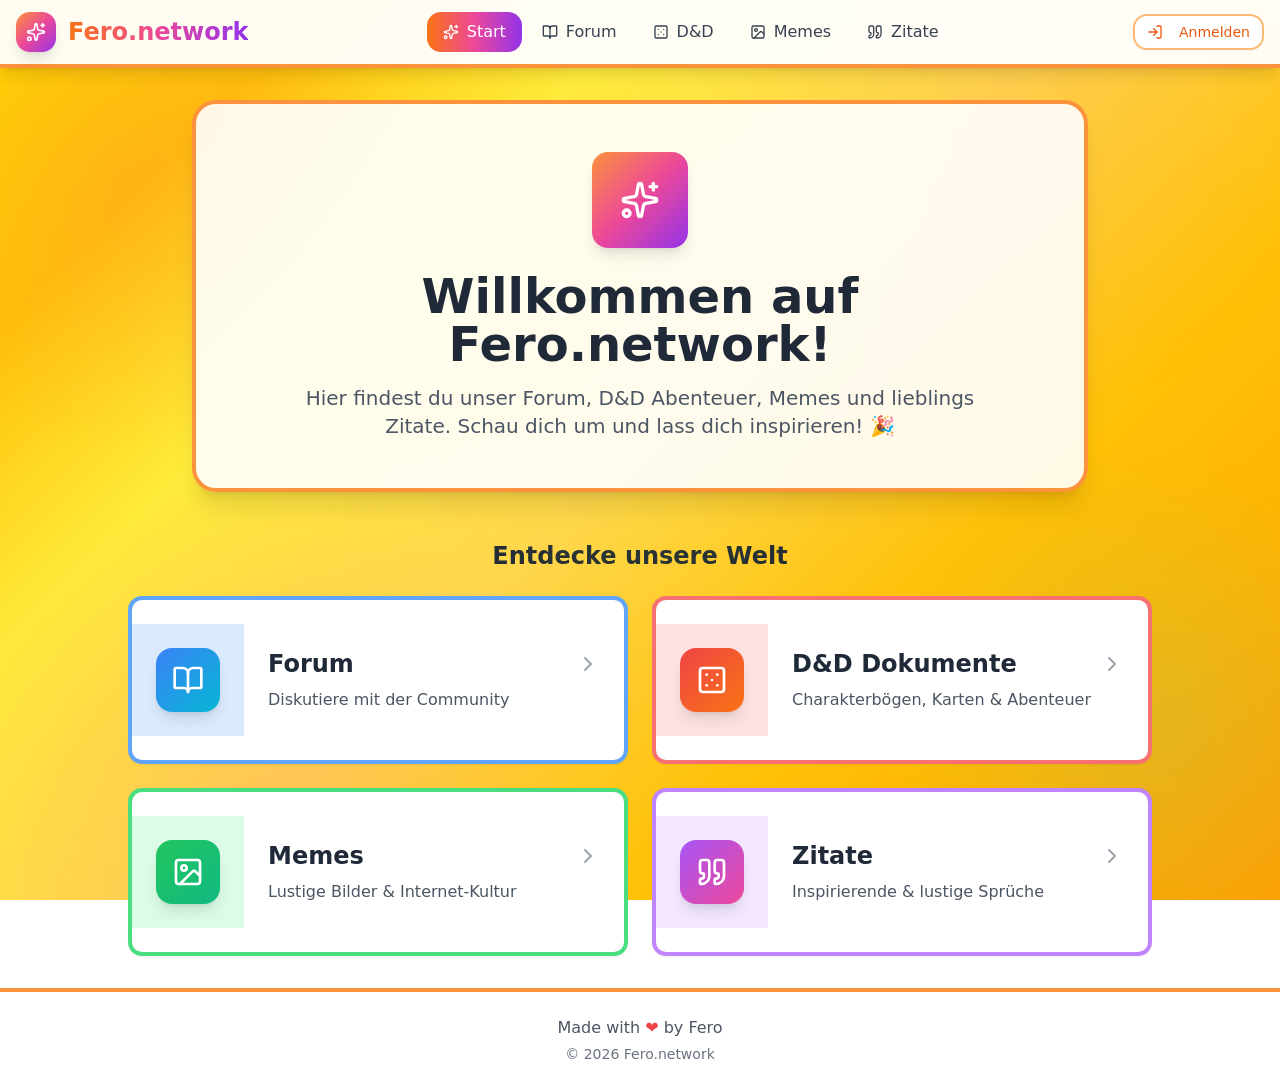
<file: index.html>
<!doctype html>
<html lang="de">
  <head>
    <meta charset="UTF-8" />
    <meta name="viewport" content="width=device-width, initial-scale=1.0" />
    <title>Fero.network</title>
    
    <!-- GitHub Pages SPA Redirect -->
    <script type="text/javascript">
      (function(l) {
        if (l.search[1] === '/' ) {
          var decoded = l.search.slice(1).split('&').map(function(s) { 
            return s.replace(/~and~/g, '&')
          }).join('?');
          window.history.replaceState(null, null,
              l.pathname.slice(0, -1) + decoded + l.hash
          );
        }
      }(window.location))
    </script>
    <script type="module" crossorigin src="./assets/index-WFT23w3n.js"></script>
    <link rel="stylesheet" crossorigin href="./assets/index-DDSL8hZk.css">
  </head>
  <body>
    <div id="root"></div>
  </body>
</html>
</file>
<file: assets/index-DDSL8hZk.css>
*,:before,:after{--tw-border-spacing-x: 0;--tw-border-spacing-y: 0;--tw-translate-x: 0;--tw-translate-y: 0;--tw-rotate: 0;--tw-skew-x: 0;--tw-skew-y: 0;--tw-scale-x: 1;--tw-scale-y: 1;--tw-pan-x: ;--tw-pan-y: ;--tw-pinch-zoom: ;--tw-scroll-snap-strictness: proximity;--tw-gradient-from-position: ;--tw-gradient-via-position: ;--tw-gradient-to-position: ;--tw-ordinal: ;--tw-slashed-zero: ;--tw-numeric-figure: ;--tw-numeric-spacing: ;--tw-numeric-fraction: ;--tw-ring-inset: ;--tw-ring-offset-width: 0px;--tw-ring-offset-color: #fff;--tw-ring-color: rgb(59 130 246 / .5);--tw-ring-offset-shadow: 0 0 #0000;--tw-ring-shadow: 0 0 #0000;--tw-shadow: 0 0 #0000;--tw-shadow-colored: 0 0 #0000;--tw-blur: ;--tw-brightness: ;--tw-contrast: ;--tw-grayscale: ;--tw-hue-rotate: ;--tw-invert: ;--tw-saturate: ;--tw-sepia: ;--tw-drop-shadow: ;--tw-backdrop-blur: ;--tw-backdrop-brightness: ;--tw-backdrop-contrast: ;--tw-backdrop-grayscale: ;--tw-backdrop-hue-rotate: ;--tw-backdrop-invert: ;--tw-backdrop-opacity: ;--tw-backdrop-saturate: ;--tw-backdrop-sepia: ;--tw-contain-size: ;--tw-contain-layout: ;--tw-contain-paint: ;--tw-contain-style: }::backdrop{--tw-border-spacing-x: 0;--tw-border-spacing-y: 0;--tw-translate-x: 0;--tw-translate-y: 0;--tw-rotate: 0;--tw-skew-x: 0;--tw-skew-y: 0;--tw-scale-x: 1;--tw-scale-y: 1;--tw-pan-x: ;--tw-pan-y: ;--tw-pinch-zoom: ;--tw-scroll-snap-strictness: proximity;--tw-gradient-from-position: ;--tw-gradient-via-position: ;--tw-gradient-to-position: ;--tw-ordinal: ;--tw-slashed-zero: ;--tw-numeric-figure: ;--tw-numeric-spacing: ;--tw-numeric-fraction: ;--tw-ring-inset: ;--tw-ring-offset-width: 0px;--tw-ring-offset-color: #fff;--tw-ring-color: rgb(59 130 246 / .5);--tw-ring-offset-shadow: 0 0 #0000;--tw-ring-shadow: 0 0 #0000;--tw-shadow: 0 0 #0000;--tw-shadow-colored: 0 0 #0000;--tw-blur: ;--tw-brightness: ;--tw-contrast: ;--tw-grayscale: ;--tw-hue-rotate: ;--tw-invert: ;--tw-saturate: ;--tw-sepia: ;--tw-drop-shadow: ;--tw-backdrop-blur: ;--tw-backdrop-brightness: ;--tw-backdrop-contrast: ;--tw-backdrop-grayscale: ;--tw-backdrop-hue-rotate: ;--tw-backdrop-invert: ;--tw-backdrop-opacity: ;--tw-backdrop-saturate: ;--tw-backdrop-sepia: ;--tw-contain-size: ;--tw-contain-layout: ;--tw-contain-paint: ;--tw-contain-style: }*,:before,:after{box-sizing:border-box;border-width:0;border-style:solid;border-color:#e5e7eb}:before,:after{--tw-content: ""}html,:host{line-height:1.5;-webkit-text-size-adjust:100%;-moz-tab-size:4;-o-tab-size:4;tab-size:4;font-family:ui-sans-serif,system-ui,sans-serif,"Apple Color Emoji","Segoe UI Emoji",Segoe UI Symbol,"Noto Color Emoji";font-feature-settings:normal;font-variation-settings:normal;-webkit-tap-highlight-color:transparent}body{margin:0;line-height:inherit}hr{height:0;color:inherit;border-top-width:1px}abbr:where([title]){-webkit-text-decoration:underline dotted;text-decoration:underline dotted}h1,h2,h3,h4,h5,h6{font-size:inherit;font-weight:inherit}a{color:inherit;text-decoration:inherit}b,strong{font-weight:bolder}code,kbd,samp,pre{font-family:ui-monospace,SFMono-Regular,Menlo,Monaco,Consolas,Liberation Mono,Courier New,monospace;font-feature-settings:normal;font-variation-settings:normal;font-size:1em}small{font-size:80%}sub,sup{font-size:75%;line-height:0;position:relative;vertical-align:baseline}sub{bottom:-.25em}sup{top:-.5em}table{text-indent:0;border-color:inherit;border-collapse:collapse}button,input,optgroup,select,textarea{font-family:inherit;font-feature-settings:inherit;font-variation-settings:inherit;font-size:100%;font-weight:inherit;line-height:inherit;letter-spacing:inherit;color:inherit;margin:0;padding:0}button,select{text-transform:none}button,input:where([type=button]),input:where([type=reset]),input:where([type=submit]){-webkit-appearance:button;background-color:transparent;background-image:none}:-moz-focusring{outline:auto}:-moz-ui-invalid{box-shadow:none}progress{vertical-align:baseline}::-webkit-inner-spin-button,::-webkit-outer-spin-button{height:auto}[type=search]{-webkit-appearance:textfield;outline-offset:-2px}::-webkit-search-decoration{-webkit-appearance:none}::-webkit-file-upload-button{-webkit-appearance:button;font:inherit}summary{display:list-item}blockquote,dl,dd,h1,h2,h3,h4,h5,h6,hr,figure,p,pre{margin:0}fieldset{margin:0;padding:0}legend{padding:0}ol,ul,menu{list-style:none;margin:0;padding:0}dialog{padding:0}textarea{resize:vertical}input::-moz-placeholder,textarea::-moz-placeholder{opacity:1;color:#9ca3af}input::placeholder,textarea::placeholder{opacity:1;color:#9ca3af}button,[role=button]{cursor:pointer}:disabled{cursor:default}img,svg,video,canvas,audio,iframe,embed,object{display:block;vertical-align:middle}img,video{max-width:100%;height:auto}[hidden]:where(:not([hidden=until-found])){display:none}:root{--background: 0 0% 100%;--foreground: 240 10% 3.9%;--card: 0 0% 100%;--card-foreground: 240 10% 3.9%;--popover: 0 0% 100%;--popover-foreground: 240 10% 3.9%;--primary: 240 5.9% 10%;--primary-foreground: 0 0% 98%;--secondary: 240 4.8% 95.9%;--secondary-foreground: 240 5.9% 10%;--muted: 240 4.8% 95.9%;--muted-foreground: 240 3.8% 46.1%;--accent: 240 4.8% 95.9%;--accent-foreground: 240 5.9% 10%;--destructive: 0 84.2% 60.2%;--destructive-foreground: 0 0% 98%;--border: 240 5.9% 90%;--input: 240 5.9% 90%;--ring: 240 5.9% 10%;--radius: .625rem;--sidebar-background: 0 0% 98%;--sidebar-foreground: 240 5.3% 26.1%;--sidebar-primary: 240 5.9% 10%;--sidebar-primary-foreground: 0 0% 98%;--sidebar-accent: 240 4.8% 95.9%;--sidebar-accent-foreground: 240 5.9% 10%;--sidebar-border: 220 13% 91%;--sidebar-ring: 217.2 91.2% 59.8%}.dark{--background: 240 10% 3.9%;--foreground: 0 0% 98%;--card: 240 10% 3.9%;--card-foreground: 0 0% 98%;--popover: 240 10% 3.9%;--popover-foreground: 0 0% 98%;--primary: 0 0% 98%;--primary-foreground: 240 5.9% 10%;--secondary: 240 3.7% 15.9%;--secondary-foreground: 0 0% 98%;--muted: 240 3.7% 15.9%;--muted-foreground: 240 5% 64.9%;--accent: 240 3.7% 15.9%;--accent-foreground: 0 0% 98%;--destructive: 0 62.8% 30.6%;--destructive-foreground: 0 0% 98%;--border: 240 3.7% 15.9%;--input: 240 3.7% 15.9%;--ring: 240 4.9% 83.9%;--sidebar-background: 240 5.9% 10%;--sidebar-foreground: 240 4.8% 95.9%;--sidebar-primary: 224.3 76.3% 48%;--sidebar-primary-foreground: 0 0% 100%;--sidebar-accent: 240 3.7% 15.9%;--sidebar-accent-foreground: 240 4.8% 95.9%;--sidebar-border: 240 3.7% 15.9%;--sidebar-ring: 217.2 91.2% 59.8%}*{border-color:hsl(var(--border))}body{background-color:hsl(var(--background));color:hsl(var(--foreground))}.sr-only{position:absolute;width:1px;height:1px;padding:0;margin:-1px;overflow:hidden;clip:rect(0,0,0,0);white-space:nowrap;border-width:0}.pointer-events-none{pointer-events:none}.visible{visibility:visible}.invisible{visibility:hidden}.fixed{position:fixed}.absolute{position:absolute}.relative{position:relative}.sticky{position:sticky}.inset-0{inset:0}.inset-x-0{left:0;right:0}.inset-y-0{top:0;bottom:0}.-bottom-12{bottom:-3rem}.-left-12{left:-3rem}.-right-12{right:-3rem}.-top-12{top:-3rem}.bottom-0{bottom:0}.left-0{left:0}.left-1\/2{left:50%}.left-2{left:.5rem}.left-\[50\%\]{left:50%}.right-0{right:0}.right-1{right:.25rem}.right-2{right:.5rem}.right-3{right:.75rem}.right-4{right:1rem}.top-0{top:0}.top-1\.5{top:.375rem}.top-1\/2{top:50%}.top-3\.5{top:.875rem}.top-4{top:1rem}.top-\[1px\]{top:1px}.top-\[50\%\]{top:50%}.top-\[60\%\]{top:60%}.top-full{top:100%}.isolate{isolation:isolate}.z-10{z-index:10}.z-20{z-index:20}.z-50{z-index:50}.z-\[1\]{z-index:1}.order-first{order:-9999}.order-last{order:9999}.col-start-2{grid-column-start:2}.row-span-2{grid-row:span 2 / span 2}.row-start-1{grid-row-start:1}.\!m-0{margin:0!important}.-mx-1{margin-left:-.25rem;margin-right:-.25rem}.-my-2{margin-top:-.5rem;margin-bottom:-.5rem}.mx-2{margin-left:.5rem;margin-right:.5rem}.mx-3\.5{margin-left:.875rem;margin-right:.875rem}.mx-auto{margin-left:auto;margin-right:auto}.my-0{margin-top:0;margin-bottom:0}.my-0\.5{margin-top:.125rem;margin-bottom:.125rem}.my-1{margin-top:.25rem;margin-bottom:.25rem}.-ml-4{margin-left:-1rem}.-mt-4{margin-top:-1rem}.mb-1{margin-bottom:.25rem}.mb-12{margin-bottom:3rem}.mb-2{margin-bottom:.5rem}.mb-3{margin-bottom:.75rem}.mb-4{margin-bottom:1rem}.mb-6{margin-bottom:1.5rem}.mb-8{margin-bottom:2rem}.ml-1{margin-left:.25rem}.ml-4{margin-left:1rem}.ml-auto{margin-left:auto}.mr-1{margin-right:.25rem}.mr-2{margin-right:.5rem}.mt-1{margin-top:.25rem}.mt-1\.5{margin-top:.375rem}.mt-2{margin-top:.5rem}.mt-3{margin-top:.75rem}.mt-4{margin-top:1rem}.mt-auto{margin-top:auto}.line-clamp-1{overflow:hidden;display:-webkit-box;-webkit-box-orient:vertical;-webkit-line-clamp:1}.line-clamp-2{overflow:hidden;display:-webkit-box;-webkit-box-orient:vertical;-webkit-line-clamp:2}.block{display:block}.flex{display:flex}.inline-flex{display:inline-flex}.table{display:table}.table-caption{display:table-caption}.table-cell{display:table-cell}.table-row{display:table-row}.grid{display:grid}.hidden{display:none}.aspect-square{aspect-ratio:1 / 1}.aspect-video{aspect-ratio:16 / 9}.size-10{width:2.5rem;height:2.5rem}.size-2{width:.5rem;height:.5rem}.size-2\.5{width:.625rem;height:.625rem}.size-3{width:.75rem;height:.75rem}.size-3\.5{width:.875rem;height:.875rem}.size-4{width:1rem;height:1rem}.size-6{width:1.5rem;height:1.5rem}.size-7{width:1.75rem;height:1.75rem}.size-8{width:2rem;height:2rem}.size-9{width:2.25rem;height:2.25rem}.size-auto{width:auto;height:auto}.size-full{width:100%;height:100%}.h-1\.5{height:.375rem}.h-10{height:2.5rem}.h-12{height:3rem}.h-14{height:3.5rem}.h-16{height:4rem}.h-2{height:.5rem}.h-2\.5{height:.625rem}.h-20{height:5rem}.h-4{height:1rem}.h-5{height:1.25rem}.h-6{height:1.5rem}.h-7{height:1.75rem}.h-8{height:2rem}.h-9{height:2.25rem}.h-\[1\.15rem\]{height:1.15rem}.h-\[500px\]{height:500px}.h-\[calc\(100\%-1px\)\]{height:calc(100% - 1px)}.h-\[var\(--radix-navigation-menu-viewport-height\)\]{height:var(--radix-navigation-menu-viewport-height)}.h-\[var\(--radix-select-trigger-height\)\]{height:var(--radix-select-trigger-height)}.h-auto{height:auto}.h-full{height:100%}.h-px{height:1px}.h-svh{height:100svh}.max-h-60{max-height:15rem}.max-h-\[300px\]{max-height:300px}.max-h-\[90vh\]{max-height:90vh}.min-h-0{min-height:0px}.min-h-16{min-height:4rem}.min-h-4{min-height:1rem}.min-h-\[100px\]{min-height:100px}.min-h-\[120px\]{min-height:120px}.min-h-screen{min-height:100vh}.min-h-svh{min-height:100svh}.w-0{width:0px}.w-1{width:.25rem}.w-10{width:2.5rem}.w-12{width:3rem}.w-14{width:3.5rem}.w-16{width:4rem}.w-2{width:.5rem}.w-2\.5{width:.625rem}.w-20{width:5rem}.w-3{width:.75rem}.w-3\/4{width:75%}.w-4{width:1rem}.w-5{width:1.25rem}.w-64{width:16rem}.w-72{width:18rem}.w-8{width:2rem}.w-9{width:2.25rem}.w-\[100px\]{width:100px}.w-auto{width:auto}.w-fit{width:-moz-fit-content;width:fit-content}.w-full{width:100%}.w-max{width:-moz-max-content;width:max-content}.w-px{width:1px}.min-w-0{min-width:0px}.min-w-10{min-width:2.5rem}.min-w-5{min-width:1.25rem}.min-w-8{min-width:2rem}.min-w-9{min-width:2.25rem}.min-w-\[12rem\]{min-width:12rem}.min-w-\[8rem\]{min-width:8rem}.min-w-\[var\(--radix-select-trigger-width\)\]{min-width:var(--radix-select-trigger-width)}.max-w-2xl{max-width:42rem}.max-w-3xl{max-width:48rem}.max-w-4xl{max-width:56rem}.max-w-5xl{max-width:64rem}.max-w-6xl{max-width:72rem}.max-w-7xl{max-width:80rem}.max-w-\[70\%\]{max-width:70%}.max-w-\[calc\(100\%-2rem\)\]{max-width:calc(100% - 2rem)}.max-w-lg{max-width:32rem}.max-w-max{max-width:-moz-max-content;max-width:max-content}.max-w-md{max-width:28rem}.max-w-sm{max-width:24rem}.flex-1{flex:1 1 0%}.flex-shrink-0,.shrink-0{flex-shrink:0}.grow{flex-grow:1}.grow-0{flex-grow:0}.basis-full{flex-basis:100%}.caption-bottom{caption-side:bottom}.border-collapse{border-collapse:collapse}.-translate-x-1\/2{--tw-translate-x: -50%;transform:translate(var(--tw-translate-x),var(--tw-translate-y)) rotate(var(--tw-rotate)) skew(var(--tw-skew-x)) skewY(var(--tw-skew-y)) scaleX(var(--tw-scale-x)) scaleY(var(--tw-scale-y))}.-translate-x-px{--tw-translate-x: -1px;transform:translate(var(--tw-translate-x),var(--tw-translate-y)) rotate(var(--tw-rotate)) skew(var(--tw-skew-x)) skewY(var(--tw-skew-y)) scaleX(var(--tw-scale-x)) scaleY(var(--tw-scale-y))}.-translate-y-1\/2{--tw-translate-y: -50%;transform:translate(var(--tw-translate-x),var(--tw-translate-y)) rotate(var(--tw-rotate)) skew(var(--tw-skew-x)) skewY(var(--tw-skew-y)) scaleX(var(--tw-scale-x)) scaleY(var(--tw-scale-y))}.translate-x-\[-50\%\]{--tw-translate-x: -50%;transform:translate(var(--tw-translate-x),var(--tw-translate-y)) rotate(var(--tw-rotate)) skew(var(--tw-skew-x)) skewY(var(--tw-skew-y)) scaleX(var(--tw-scale-x)) scaleY(var(--tw-scale-y))}.translate-x-px{--tw-translate-x: 1px;transform:translate(var(--tw-translate-x),var(--tw-translate-y)) rotate(var(--tw-rotate)) skew(var(--tw-skew-x)) skewY(var(--tw-skew-y)) scaleX(var(--tw-scale-x)) scaleY(var(--tw-scale-y))}.translate-y-0\.5{--tw-translate-y: .125rem;transform:translate(var(--tw-translate-x),var(--tw-translate-y)) rotate(var(--tw-rotate)) skew(var(--tw-skew-x)) skewY(var(--tw-skew-y)) scaleX(var(--tw-scale-x)) scaleY(var(--tw-scale-y))}.translate-y-\[-50\%\]{--tw-translate-y: -50%;transform:translate(var(--tw-translate-x),var(--tw-translate-y)) rotate(var(--tw-rotate)) skew(var(--tw-skew-x)) skewY(var(--tw-skew-y)) scaleX(var(--tw-scale-x)) scaleY(var(--tw-scale-y))}.translate-y-\[calc\(-50\%_-_2px\)\]{--tw-translate-y: calc(-50% - 2px) ;transform:translate(var(--tw-translate-x),var(--tw-translate-y)) rotate(var(--tw-rotate)) skew(var(--tw-skew-x)) skewY(var(--tw-skew-y)) scaleX(var(--tw-scale-x)) scaleY(var(--tw-scale-y))}.rotate-45{--tw-rotate: 45deg;transform:translate(var(--tw-translate-x),var(--tw-translate-y)) rotate(var(--tw-rotate)) skew(var(--tw-skew-x)) skewY(var(--tw-skew-y)) scaleX(var(--tw-scale-x)) scaleY(var(--tw-scale-y))}.rotate-90{--tw-rotate: 90deg;transform:translate(var(--tw-translate-x),var(--tw-translate-y)) rotate(var(--tw-rotate)) skew(var(--tw-skew-x)) skewY(var(--tw-skew-y)) scaleX(var(--tw-scale-x)) scaleY(var(--tw-scale-y))}.transform{transform:translate(var(--tw-translate-x),var(--tw-translate-y)) rotate(var(--tw-rotate)) skew(var(--tw-skew-x)) skewY(var(--tw-skew-y)) scaleX(var(--tw-scale-x)) scaleY(var(--tw-scale-y))}@keyframes caret-blink{0%,70%,to{opacity:1}20%,50%{opacity:0}}.animate-caret-blink{animation:caret-blink 1.25s ease-out infinite}@keyframes pulse{50%{opacity:.5}}.animate-pulse{animation:pulse 2s cubic-bezier(.4,0,.6,1) infinite}@keyframes spin{to{transform:rotate(360deg)}}.animate-spin{animation:spin 1s linear infinite}.cursor-default{cursor:default}.cursor-not-allowed{cursor:not-allowed}.cursor-pointer{cursor:pointer}.cursor-text{cursor:text}.touch-none{touch-action:none}.select-none{-webkit-user-select:none;-moz-user-select:none;user-select:none}.resize-none{resize:none}.scroll-my-1{scroll-margin-top:.25rem;scroll-margin-bottom:.25rem}.scroll-py-1{scroll-padding-top:.25rem;scroll-padding-bottom:.25rem}.list-disc{list-style-type:disc}.list-none{list-style-type:none}.auto-rows-min{grid-auto-rows:min-content}.grid-cols-1{grid-template-columns:repeat(1,minmax(0,1fr))}.grid-cols-2{grid-template-columns:repeat(2,minmax(0,1fr))}.grid-cols-\[0_1fr\]{grid-template-columns:0 1fr}.grid-rows-\[auto_auto\]{grid-template-rows:auto auto}.flex-row{flex-direction:row}.flex-row-reverse{flex-direction:row-reverse}.flex-col{flex-direction:column}.flex-col-reverse{flex-direction:column-reverse}.flex-wrap{flex-wrap:wrap}.place-content-center{place-content:center}.items-start{align-items:flex-start}.items-end{align-items:flex-end}.items-center{align-items:center}.items-stretch{align-items:stretch}.justify-start{justify-content:flex-start}.justify-end{justify-content:flex-end}.justify-center{justify-content:center}.justify-between{justify-content:space-between}.justify-items-start{justify-items:start}.gap-0\.5{gap:.125rem}.gap-1{gap:.25rem}.gap-1\.5{gap:.375rem}.gap-2{gap:.5rem}.gap-2\.5{gap:.625rem}.gap-3{gap:.75rem}.gap-4{gap:1rem}.gap-6{gap:1.5rem}.gap-7{gap:1.75rem}.gap-\[--spacing\(var\(--gap\)\)\]{gap:var(--spacing(var(--gap)))}.gap-y-0\.5{row-gap:.125rem}.space-y-2>:not([hidden])~:not([hidden]){--tw-space-y-reverse: 0;margin-top:calc(.5rem * calc(1 - var(--tw-space-y-reverse)));margin-bottom:calc(.5rem * var(--tw-space-y-reverse))}.space-y-3>:not([hidden])~:not([hidden]){--tw-space-y-reverse: 0;margin-top:calc(.75rem * calc(1 - var(--tw-space-y-reverse)));margin-bottom:calc(.75rem * var(--tw-space-y-reverse))}.space-y-4>:not([hidden])~:not([hidden]){--tw-space-y-reverse: 0;margin-top:calc(1rem * calc(1 - var(--tw-space-y-reverse)));margin-bottom:calc(1rem * var(--tw-space-y-reverse))}.space-y-6>:not([hidden])~:not([hidden]){--tw-space-y-reverse: 0;margin-top:calc(1.5rem * calc(1 - var(--tw-space-y-reverse)));margin-bottom:calc(1.5rem * var(--tw-space-y-reverse))}.self-start{align-self:flex-start}.self-stretch{align-self:stretch}.justify-self-end{justify-self:end}.overflow-auto{overflow:auto}.overflow-hidden{overflow:hidden}.overflow-x-auto{overflow-x:auto}.overflow-y-auto{overflow-y:auto}.overflow-x-hidden{overflow-x:hidden}.truncate{overflow:hidden;text-overflow:ellipsis;white-space:nowrap}.whitespace-nowrap{white-space:nowrap}.whitespace-pre-wrap{white-space:pre-wrap}.text-balance{text-wrap:balance}.break-words{overflow-wrap:break-word}.rounded-2xl{border-radius:1rem}.rounded-3xl{border-radius:1.5rem}.rounded-\[2px\]{border-radius:2px}.rounded-\[4px\]{border-radius:4px}.rounded-\[calc\(var\(--radius\)-5px\)\]{border-radius:calc(var(--radius) - 5px)}.rounded-\[inherit\]{border-radius:inherit}.rounded-full{border-radius:9999px}.rounded-lg{border-radius:var(--radius)}.rounded-md{border-radius:calc(var(--radius) - 2px)}.rounded-none{border-radius:0}.rounded-sm{border-radius:calc(var(--radius) - 4px)}.rounded-xl{border-radius:calc(var(--radius) + 4px)}.rounded-xs{border-radius:calc(var(--radius) - 6px)}.rounded-l-md{border-top-left-radius:calc(var(--radius) - 2px);border-bottom-left-radius:calc(var(--radius) - 2px)}.rounded-r-md{border-top-right-radius:calc(var(--radius) - 2px);border-bottom-right-radius:calc(var(--radius) - 2px)}.rounded-tl-sm{border-top-left-radius:calc(var(--radius) - 4px)}.border{border-width:1px}.border-0{border-width:0px}.border-2{border-width:2px}.border-4{border-width:4px}.border-\[1\.5px\]{border-width:1.5px}.border-y{border-top-width:1px;border-bottom-width:1px}.border-b{border-bottom-width:1px}.border-b-4{border-bottom-width:4px}.border-l{border-left-width:1px}.border-r{border-right-width:1px}.border-t{border-top-width:1px}.border-t-2{border-top-width:2px}.border-t-4{border-top-width:4px}.border-dashed{border-style:dashed}.border-blue-200{--tw-border-opacity: 1;border-color:rgb(191 219 254 / var(--tw-border-opacity, 1))}.border-blue-400{--tw-border-opacity: 1;border-color:rgb(96 165 250 / var(--tw-border-opacity, 1))}.border-border{border-color:hsl(var(--border))}.border-border\/50{border-color:hsl(var(--border) / .5)}.border-gray-200{--tw-border-opacity: 1;border-color:rgb(229 231 235 / var(--tw-border-opacity, 1))}.border-gray-300{--tw-border-opacity: 1;border-color:rgb(209 213 219 / var(--tw-border-opacity, 1))}.border-green-200{--tw-border-opacity: 1;border-color:rgb(187 247 208 / var(--tw-border-opacity, 1))}.border-green-300{--tw-border-opacity: 1;border-color:rgb(134 239 172 / var(--tw-border-opacity, 1))}.border-green-400{--tw-border-opacity: 1;border-color:rgb(74 222 128 / var(--tw-border-opacity, 1))}.border-input{border-color:hsl(var(--input))}.border-orange-200{--tw-border-opacity: 1;border-color:rgb(254 215 170 / var(--tw-border-opacity, 1))}.border-orange-300{--tw-border-opacity: 1;border-color:rgb(253 186 116 / var(--tw-border-opacity, 1))}.border-orange-400{--tw-border-opacity: 1;border-color:rgb(251 146 60 / var(--tw-border-opacity, 1))}.border-pink-200{--tw-border-opacity: 1;border-color:rgb(251 207 232 / var(--tw-border-opacity, 1))}.border-primary{border-color:hsl(var(--primary))}.border-purple-100{--tw-border-opacity: 1;border-color:rgb(243 232 255 / var(--tw-border-opacity, 1))}.border-purple-200{--tw-border-opacity: 1;border-color:rgb(233 213 255 / var(--tw-border-opacity, 1))}.border-purple-300{--tw-border-opacity: 1;border-color:rgb(216 180 254 / var(--tw-border-opacity, 1))}.border-purple-400{--tw-border-opacity: 1;border-color:rgb(192 132 252 / var(--tw-border-opacity, 1))}.border-purple-500{--tw-border-opacity: 1;border-color:rgb(168 85 247 / var(--tw-border-opacity, 1))}.border-red-200{--tw-border-opacity: 1;border-color:rgb(254 202 202 / var(--tw-border-opacity, 1))}.border-red-300{--tw-border-opacity: 1;border-color:rgb(252 165 165 / var(--tw-border-opacity, 1))}.border-red-400{--tw-border-opacity: 1;border-color:rgb(248 113 113 / var(--tw-border-opacity, 1))}.border-red-500{--tw-border-opacity: 1;border-color:rgb(239 68 68 / var(--tw-border-opacity, 1))}.border-sidebar-border{border-color:hsl(var(--sidebar-border))}.border-transparent{border-color:transparent}.border-l-transparent{border-left-color:transparent}.border-t-transparent{border-top-color:transparent}.bg-accent{background-color:hsl(var(--accent))}.bg-amber-500{--tw-bg-opacity: 1;background-color:rgb(245 158 11 / var(--tw-bg-opacity, 1))}.bg-background{background-color:hsl(var(--background))}.bg-black\/50{background-color:#00000080}.bg-blue-100{--tw-bg-opacity: 1;background-color:rgb(219 234 254 / var(--tw-bg-opacity, 1))}.bg-blue-500{--tw-bg-opacity: 1;background-color:rgb(59 130 246 / var(--tw-bg-opacity, 1))}.bg-border{background-color:hsl(var(--border))}.bg-card{background-color:hsl(var(--card))}.bg-destructive{--tw-bg-opacity: 1;background-color:hsl(var(--destructive) / var(--tw-bg-opacity, 1))}.bg-foreground{background-color:hsl(var(--foreground))}.bg-gray-100{--tw-bg-opacity: 1;background-color:rgb(243 244 246 / var(--tw-bg-opacity, 1))}.bg-gray-300{--tw-bg-opacity: 1;background-color:rgb(209 213 219 / var(--tw-bg-opacity, 1))}.bg-gray-50{--tw-bg-opacity: 1;background-color:rgb(249 250 251 / var(--tw-bg-opacity, 1))}.bg-gray-500{--tw-bg-opacity: 1;background-color:rgb(107 114 128 / var(--tw-bg-opacity, 1))}.bg-green-100{--tw-bg-opacity: 1;background-color:rgb(220 252 231 / var(--tw-bg-opacity, 1))}.bg-green-50{--tw-bg-opacity: 1;background-color:rgb(240 253 244 / var(--tw-bg-opacity, 1))}.bg-green-500{--tw-bg-opacity: 1;background-color:rgb(34 197 94 / var(--tw-bg-opacity, 1))}.bg-input{background-color:hsl(var(--input))}.bg-muted{background-color:hsl(var(--muted))}.bg-muted\/50{background-color:hsl(var(--muted) / .5)}.bg-orange-100{--tw-bg-opacity: 1;background-color:rgb(255 237 213 / var(--tw-bg-opacity, 1))}.bg-popover{background-color:hsl(var(--popover))}.bg-primary{background-color:hsl(var(--primary))}.bg-primary\/20{background-color:hsl(var(--primary) / .2)}.bg-purple-100{--tw-bg-opacity: 1;background-color:rgb(243 232 255 / var(--tw-bg-opacity, 1))}.bg-purple-50{--tw-bg-opacity: 1;background-color:rgb(250 245 255 / var(--tw-bg-opacity, 1))}.bg-purple-500{--tw-bg-opacity: 1;background-color:rgb(168 85 247 / var(--tw-bg-opacity, 1))}.bg-red-100{--tw-bg-opacity: 1;background-color:rgb(254 226 226 / var(--tw-bg-opacity, 1))}.bg-red-50{--tw-bg-opacity: 1;background-color:rgb(254 242 242 / var(--tw-bg-opacity, 1))}.bg-red-500{--tw-bg-opacity: 1;background-color:rgb(239 68 68 / var(--tw-bg-opacity, 1))}.bg-secondary{background-color:hsl(var(--secondary))}.bg-sidebar{background-color:hsl(var(--sidebar-background))}.bg-sidebar-border{background-color:hsl(var(--sidebar-border))}.bg-transparent{background-color:transparent}.bg-white{--tw-bg-opacity: 1;background-color:rgb(255 255 255 / var(--tw-bg-opacity, 1))}.bg-white\/90{background-color:#ffffffe6}.bg-white\/95{background-color:#fffffff2}.bg-yellow-500{--tw-bg-opacity: 1;background-color:rgb(234 179 8 / var(--tw-bg-opacity, 1))}.bg-gradient-to-br{background-image:linear-gradient(to bottom right,var(--tw-gradient-stops))}.bg-gradient-to-r{background-image:linear-gradient(to right,var(--tw-gradient-stops))}.from-blue-400{--tw-gradient-from: #60a5fa var(--tw-gradient-from-position);--tw-gradient-to: rgb(96 165 250 / 0) var(--tw-gradient-to-position);--tw-gradient-stops: var(--tw-gradient-from), var(--tw-gradient-to)}.from-blue-500{--tw-gradient-from: #3b82f6 var(--tw-gradient-from-position);--tw-gradient-to: rgb(59 130 246 / 0) var(--tw-gradient-to-position);--tw-gradient-stops: var(--tw-gradient-from), var(--tw-gradient-to)}.from-green-100{--tw-gradient-from: #dcfce7 var(--tw-gradient-from-position);--tw-gradient-to: rgb(220 252 231 / 0) var(--tw-gradient-to-position);--tw-gradient-stops: var(--tw-gradient-from), var(--tw-gradient-to)}.from-green-500{--tw-gradient-from: #22c55e var(--tw-gradient-from-position);--tw-gradient-to: rgb(34 197 94 / 0) var(--tw-gradient-to-position);--tw-gradient-stops: var(--tw-gradient-from), var(--tw-gradient-to)}.from-orange-400{--tw-gradient-from: #fb923c var(--tw-gradient-from-position);--tw-gradient-to: rgb(251 146 60 / 0) var(--tw-gradient-to-position);--tw-gradient-stops: var(--tw-gradient-from), var(--tw-gradient-to)}.from-orange-500{--tw-gradient-from: #f97316 var(--tw-gradient-from-position);--tw-gradient-to: rgb(249 115 22 / 0) var(--tw-gradient-to-position);--tw-gradient-stops: var(--tw-gradient-from), var(--tw-gradient-to)}.from-purple-500{--tw-gradient-from: #a855f7 var(--tw-gradient-from-position);--tw-gradient-to: rgb(168 85 247 / 0) var(--tw-gradient-to-position);--tw-gradient-stops: var(--tw-gradient-from), var(--tw-gradient-to)}.from-red-500{--tw-gradient-from: #ef4444 var(--tw-gradient-from-position);--tw-gradient-to: rgb(239 68 68 / 0) var(--tw-gradient-to-position);--tw-gradient-stops: var(--tw-gradient-from), var(--tw-gradient-to)}.via-pink-500{--tw-gradient-to: rgb(236 72 153 / 0) var(--tw-gradient-to-position);--tw-gradient-stops: var(--tw-gradient-from), #ec4899 var(--tw-gradient-via-position), var(--tw-gradient-to)}.to-cyan-500{--tw-gradient-to: #06b6d4 var(--tw-gradient-to-position)}.to-emerald-100{--tw-gradient-to: #d1fae5 var(--tw-gradient-to-position)}.to-emerald-500{--tw-gradient-to: #10b981 var(--tw-gradient-to-position)}.to-orange-500{--tw-gradient-to: #f97316 var(--tw-gradient-to-position)}.to-pink-500{--tw-gradient-to: #ec4899 var(--tw-gradient-to-position)}.to-purple-600{--tw-gradient-to: #9333ea var(--tw-gradient-to-position)}.bg-clip-text{-webkit-background-clip:text;background-clip:text}.fill-current{fill:currentColor}.fill-foreground{fill:hsl(var(--foreground))}.fill-primary{fill:hsl(var(--primary))}.object-cover{-o-object-fit:cover;object-fit:cover}.p-0{padding:0}.p-1{padding:.25rem}.p-12{padding:3rem}.p-2{padding:.5rem}.p-3{padding:.75rem}.p-4{padding:1rem}.p-6{padding:1.5rem}.p-8{padding:2rem}.p-\[3px\]{padding:3px}.p-px{padding:1px}.px-1{padding-left:.25rem;padding-right:.25rem}.px-1\.5{padding-left:.375rem;padding-right:.375rem}.px-2{padding-left:.5rem;padding-right:.5rem}.px-2\.5{padding-left:.625rem;padding-right:.625rem}.px-3{padding-left:.75rem;padding-right:.75rem}.px-4{padding-left:1rem;padding-right:1rem}.px-6{padding-left:1.5rem;padding-right:1.5rem}.py-0\.5{padding-top:.125rem;padding-bottom:.125rem}.py-1{padding-top:.25rem;padding-bottom:.25rem}.py-1\.5{padding-top:.375rem;padding-bottom:.375rem}.py-12{padding-top:3rem;padding-bottom:3rem}.py-2{padding-top:.5rem;padding-bottom:.5rem}.py-20{padding-top:5rem;padding-bottom:5rem}.py-3{padding-top:.75rem;padding-bottom:.75rem}.py-4{padding-top:1rem;padding-bottom:1rem}.py-5{padding-top:1.25rem;padding-bottom:1.25rem}.py-6{padding-top:1.5rem;padding-bottom:1.5rem}.py-8{padding-top:2rem;padding-bottom:2rem}.pb-3{padding-bottom:.75rem}.pb-4{padding-bottom:1rem}.pl-2{padding-left:.5rem}.pl-3{padding-left:.75rem}.pl-4{padding-left:1rem}.pl-8{padding-left:2rem}.pr-1{padding-right:.25rem}.pr-2{padding-right:.5rem}.pr-2\.5{padding-right:.625rem}.pr-3{padding-right:.75rem}.pr-8{padding-right:2rem}.pt-0{padding-top:0}.pt-3{padding-top:.75rem}.pt-4{padding-top:1rem}.text-left{text-align:left}.text-center{text-align:center}.align-middle{vertical-align:middle}.font-mono{font-family:ui-monospace,SFMono-Regular,Menlo,Monaco,Consolas,Liberation Mono,Courier New,monospace}.font-sans{font-family:ui-sans-serif,system-ui,sans-serif,"Apple Color Emoji","Segoe UI Emoji",Segoe UI Symbol,"Noto Color Emoji"}.text-2xl{font-size:1.5rem;line-height:2rem}.text-3xl{font-size:1.875rem;line-height:2.25rem}.text-\[0\.8rem\]{font-size:.8rem}.text-base{font-size:1rem;line-height:1.5rem}.text-lg{font-size:1.125rem;line-height:1.75rem}.text-sm{font-size:.875rem;line-height:1.25rem}.text-sm\/relaxed{font-size:.875rem;line-height:1.625}.text-xl{font-size:1.25rem;line-height:1.75rem}.text-xs{font-size:.75rem;line-height:1rem}.font-bold{font-weight:700}.font-medium{font-weight:500}.font-normal{font-weight:400}.font-semibold{font-weight:600}.tabular-nums{--tw-numeric-spacing: tabular-nums;font-variant-numeric:var(--tw-ordinal) var(--tw-slashed-zero) var(--tw-numeric-figure) var(--tw-numeric-spacing) var(--tw-numeric-fraction)}.leading-none{line-height:1}.leading-normal{line-height:1.5}.leading-relaxed{line-height:1.625}.leading-snug{line-height:1.375}.tracking-tight{letter-spacing:-.025em}.tracking-widest{letter-spacing:.1em}.text-accent-foreground{color:hsl(var(--accent-foreground))}.text-background{color:hsl(var(--background))}.text-blue-500{--tw-text-opacity: 1;color:rgb(59 130 246 / var(--tw-text-opacity, 1))}.text-blue-600{--tw-text-opacity: 1;color:rgb(37 99 235 / var(--tw-text-opacity, 1))}.text-blue-700{--tw-text-opacity: 1;color:rgb(29 78 216 / var(--tw-text-opacity, 1))}.text-card-foreground{color:hsl(var(--card-foreground))}.text-current{color:currentColor}.text-destructive{--tw-text-opacity: 1;color:hsl(var(--destructive) / var(--tw-text-opacity, 1))}.text-foreground{color:hsl(var(--foreground))}.text-gray-300{--tw-text-opacity: 1;color:rgb(209 213 219 / var(--tw-text-opacity, 1))}.text-gray-400{--tw-text-opacity: 1;color:rgb(156 163 175 / var(--tw-text-opacity, 1))}.text-gray-500{--tw-text-opacity: 1;color:rgb(107 114 128 / var(--tw-text-opacity, 1))}.text-gray-600{--tw-text-opacity: 1;color:rgb(75 85 99 / var(--tw-text-opacity, 1))}.text-gray-700{--tw-text-opacity: 1;color:rgb(55 65 81 / var(--tw-text-opacity, 1))}.text-gray-800{--tw-text-opacity: 1;color:rgb(31 41 55 / var(--tw-text-opacity, 1))}.text-green-300{--tw-text-opacity: 1;color:rgb(134 239 172 / var(--tw-text-opacity, 1))}.text-green-500{--tw-text-opacity: 1;color:rgb(34 197 94 / var(--tw-text-opacity, 1))}.text-green-600{--tw-text-opacity: 1;color:rgb(22 163 74 / var(--tw-text-opacity, 1))}.text-green-700{--tw-text-opacity: 1;color:rgb(21 128 61 / var(--tw-text-opacity, 1))}.text-muted-foreground{color:hsl(var(--muted-foreground))}.text-orange-500{--tw-text-opacity: 1;color:rgb(249 115 22 / var(--tw-text-opacity, 1))}.text-orange-600{--tw-text-opacity: 1;color:rgb(234 88 12 / var(--tw-text-opacity, 1))}.text-orange-700{--tw-text-opacity: 1;color:rgb(194 65 12 / var(--tw-text-opacity, 1))}.text-pink-500{--tw-text-opacity: 1;color:rgb(236 72 153 / var(--tw-text-opacity, 1))}.text-popover-foreground{color:hsl(var(--popover-foreground))}.text-primary{color:hsl(var(--primary))}.text-primary-foreground{color:hsl(var(--primary-foreground))}.text-purple-300{--tw-text-opacity: 1;color:rgb(216 180 254 / var(--tw-text-opacity, 1))}.text-purple-500{--tw-text-opacity: 1;color:rgb(168 85 247 / var(--tw-text-opacity, 1))}.text-purple-700{--tw-text-opacity: 1;color:rgb(126 34 206 / var(--tw-text-opacity, 1))}.text-red-300{--tw-text-opacity: 1;color:rgb(252 165 165 / var(--tw-text-opacity, 1))}.text-red-400{--tw-text-opacity: 1;color:rgb(248 113 113 / var(--tw-text-opacity, 1))}.text-red-500{--tw-text-opacity: 1;color:rgb(239 68 68 / var(--tw-text-opacity, 1))}.text-red-600{--tw-text-opacity: 1;color:rgb(220 38 38 / var(--tw-text-opacity, 1))}.text-secondary-foreground{color:hsl(var(--secondary-foreground))}.text-sidebar-foreground{color:hsl(var(--sidebar-foreground))}.text-sidebar-foreground\/70{color:hsl(var(--sidebar-foreground) / .7)}.text-transparent{color:transparent}.text-white{--tw-text-opacity: 1;color:rgb(255 255 255 / var(--tw-text-opacity, 1))}.underline-offset-4{text-underline-offset:4px}.opacity-0{opacity:0}.opacity-50{opacity:.5}.opacity-70{opacity:.7}.shadow{--tw-shadow: 0 1px 3px 0 rgb(0 0 0 / .1), 0 1px 2px -1px rgb(0 0 0 / .1);--tw-shadow-colored: 0 1px 3px 0 var(--tw-shadow-color), 0 1px 2px -1px var(--tw-shadow-color);box-shadow:var(--tw-ring-offset-shadow, 0 0 #0000),var(--tw-ring-shadow, 0 0 #0000),var(--tw-shadow)}.shadow-\[0_0_0_1px_hsl\(var\(--sidebar-border\)\)\]{--tw-shadow: 0 0 0 1px hsl(var(--sidebar-border));--tw-shadow-colored: 0 0 0 1px var(--tw-shadow-color);box-shadow:var(--tw-ring-offset-shadow, 0 0 #0000),var(--tw-ring-shadow, 0 0 #0000),var(--tw-shadow)}.shadow-lg{--tw-shadow: 0 10px 15px -3px rgb(0 0 0 / .1), 0 4px 6px -4px rgb(0 0 0 / .1);--tw-shadow-colored: 0 10px 15px -3px var(--tw-shadow-color), 0 4px 6px -4px var(--tw-shadow-color);box-shadow:var(--tw-ring-offset-shadow, 0 0 #0000),var(--tw-ring-shadow, 0 0 #0000),var(--tw-shadow)}.shadow-md{--tw-shadow: 0 4px 6px -1px rgb(0 0 0 / .1), 0 2px 4px -2px rgb(0 0 0 / .1);--tw-shadow-colored: 0 4px 6px -1px var(--tw-shadow-color), 0 2px 4px -2px var(--tw-shadow-color);box-shadow:var(--tw-ring-offset-shadow, 0 0 #0000),var(--tw-ring-shadow, 0 0 #0000),var(--tw-shadow)}.shadow-none{--tw-shadow: 0 0 #0000;--tw-shadow-colored: 0 0 #0000;box-shadow:var(--tw-ring-offset-shadow, 0 0 #0000),var(--tw-ring-shadow, 0 0 #0000),var(--tw-shadow)}.shadow-sm{--tw-shadow: 0 1px 2px 0 rgb(0 0 0 / .05);--tw-shadow-colored: 0 1px 2px 0 var(--tw-shadow-color);box-shadow:var(--tw-ring-offset-shadow, 0 0 #0000),var(--tw-ring-shadow, 0 0 #0000),var(--tw-shadow)}.shadow-xl{--tw-shadow: 0 20px 25px -5px rgb(0 0 0 / .1), 0 8px 10px -6px rgb(0 0 0 / .1);--tw-shadow-colored: 0 20px 25px -5px var(--tw-shadow-color), 0 8px 10px -6px var(--tw-shadow-color);box-shadow:var(--tw-ring-offset-shadow, 0 0 #0000),var(--tw-ring-shadow, 0 0 #0000),var(--tw-shadow)}.shadow-xs{--tw-shadow: 0 1px 2px 0 rgb(0 0 0 / .05);--tw-shadow-colored: 0 1px 2px 0 var(--tw-shadow-color);box-shadow:var(--tw-ring-offset-shadow, 0 0 #0000),var(--tw-ring-shadow, 0 0 #0000),var(--tw-shadow)}.outline-none{outline:2px solid transparent;outline-offset:2px}.outline{outline-style:solid}.ring-0{--tw-ring-offset-shadow: var(--tw-ring-inset) 0 0 0 var(--tw-ring-offset-width) var(--tw-ring-offset-color);--tw-ring-shadow: var(--tw-ring-inset) 0 0 0 calc(0px + var(--tw-ring-offset-width)) var(--tw-ring-color);box-shadow:var(--tw-ring-offset-shadow),var(--tw-ring-shadow),var(--tw-shadow, 0 0 #0000)}.ring-ring\/50{--tw-ring-color: hsl(var(--ring) / .5)}.ring-sidebar-ring{--tw-ring-color: hsl(var(--sidebar-ring))}.ring-offset-background{--tw-ring-offset-color: hsl(var(--background))}.filter{filter:var(--tw-blur) var(--tw-brightness) var(--tw-contrast) var(--tw-grayscale) var(--tw-hue-rotate) var(--tw-invert) var(--tw-saturate) var(--tw-sepia) var(--tw-drop-shadow)}.backdrop-blur-md{--tw-backdrop-blur: blur(12px);-webkit-backdrop-filter:var(--tw-backdrop-blur) var(--tw-backdrop-brightness) var(--tw-backdrop-contrast) var(--tw-backdrop-grayscale) var(--tw-backdrop-hue-rotate) var(--tw-backdrop-invert) var(--tw-backdrop-opacity) var(--tw-backdrop-saturate) var(--tw-backdrop-sepia);backdrop-filter:var(--tw-backdrop-blur) var(--tw-backdrop-brightness) var(--tw-backdrop-contrast) var(--tw-backdrop-grayscale) var(--tw-backdrop-hue-rotate) var(--tw-backdrop-invert) var(--tw-backdrop-opacity) var(--tw-backdrop-saturate) var(--tw-backdrop-sepia)}.backdrop-blur-sm{--tw-backdrop-blur: blur(4px);-webkit-backdrop-filter:var(--tw-backdrop-blur) var(--tw-backdrop-brightness) var(--tw-backdrop-contrast) var(--tw-backdrop-grayscale) var(--tw-backdrop-hue-rotate) var(--tw-backdrop-invert) var(--tw-backdrop-opacity) var(--tw-backdrop-saturate) var(--tw-backdrop-sepia);backdrop-filter:var(--tw-backdrop-blur) var(--tw-backdrop-brightness) var(--tw-backdrop-contrast) var(--tw-backdrop-grayscale) var(--tw-backdrop-hue-rotate) var(--tw-backdrop-invert) var(--tw-backdrop-opacity) var(--tw-backdrop-saturate) var(--tw-backdrop-sepia)}.transition{transition-property:color,background-color,border-color,text-decoration-color,fill,stroke,opacity,box-shadow,transform,filter,backdrop-filter;transition-timing-function:cubic-bezier(.4,0,.2,1);transition-duration:.15s}.transition-\[color\,box-shadow\]{transition-property:color,box-shadow;transition-timing-function:cubic-bezier(.4,0,.2,1);transition-duration:.15s}.transition-\[left\,right\,width\]{transition-property:left,right,width;transition-timing-function:cubic-bezier(.4,0,.2,1);transition-duration:.15s}.transition-\[margin\,opacity\]{transition-property:margin,opacity;transition-timing-function:cubic-bezier(.4,0,.2,1);transition-duration:.15s}.transition-\[width\,height\,padding\]{transition-property:width,height,padding;transition-timing-function:cubic-bezier(.4,0,.2,1);transition-duration:.15s}.transition-\[width\]{transition-property:width;transition-timing-function:cubic-bezier(.4,0,.2,1);transition-duration:.15s}.transition-all{transition-property:all;transition-timing-function:cubic-bezier(.4,0,.2,1);transition-duration:.15s}.transition-colors{transition-property:color,background-color,border-color,text-decoration-color,fill,stroke;transition-timing-function:cubic-bezier(.4,0,.2,1);transition-duration:.15s}.transition-none{transition-property:none}.transition-opacity{transition-property:opacity;transition-timing-function:cubic-bezier(.4,0,.2,1);transition-duration:.15s}.transition-shadow{transition-property:box-shadow;transition-timing-function:cubic-bezier(.4,0,.2,1);transition-duration:.15s}.transition-transform{transition-property:transform;transition-timing-function:cubic-bezier(.4,0,.2,1);transition-duration:.15s}.duration-100{transition-duration:.1s}.duration-1000{transition-duration:1s}.duration-200{transition-duration:.2s}.duration-300{transition-duration:.3s}.ease-in-out{transition-timing-function:cubic-bezier(.4,0,.2,1)}.ease-linear{transition-timing-function:linear}@keyframes enter{0%{opacity:var(--tw-enter-opacity, 1);transform:translate3d(var(--tw-enter-translate-x, 0),var(--tw-enter-translate-y, 0),0) scale3d(var(--tw-enter-scale, 1),var(--tw-enter-scale, 1),var(--tw-enter-scale, 1)) rotate(var(--tw-enter-rotate, 0))}}@keyframes exit{to{opacity:var(--tw-exit-opacity, 1);transform:translate3d(var(--tw-exit-translate-x, 0),var(--tw-exit-translate-y, 0),0) scale3d(var(--tw-exit-scale, 1),var(--tw-exit-scale, 1),var(--tw-exit-scale, 1)) rotate(var(--tw-exit-rotate, 0))}}.animate-in{animation-name:enter;animation-duration:.15s;--tw-enter-opacity: initial;--tw-enter-scale: initial;--tw-enter-rotate: initial;--tw-enter-translate-x: initial;--tw-enter-translate-y: initial}.fade-in-0{--tw-enter-opacity: 0}.zoom-in-95{--tw-enter-scale: .95}.duration-100{animation-duration:.1s}.duration-1000{animation-duration:1s}.duration-200{animation-duration:.2s}.duration-300{animation-duration:.3s}.ease-in-out{animation-timing-function:cubic-bezier(.4,0,.2,1)}.ease-linear{animation-timing-function:linear}.\[--cell-size\:--spacing\(8\)\]{--cell-size: var(--spacing(8))}.selection\:bg-primary *::-moz-selection{background-color:hsl(var(--primary))}.selection\:bg-primary *::selection{background-color:hsl(var(--primary))}.selection\:text-primary-foreground *::-moz-selection{color:hsl(var(--primary-foreground))}.selection\:text-primary-foreground *::selection{color:hsl(var(--primary-foreground))}.selection\:bg-primary::-moz-selection{background-color:hsl(var(--primary))}.selection\:bg-primary::selection{background-color:hsl(var(--primary))}.selection\:text-primary-foreground::-moz-selection{color:hsl(var(--primary-foreground))}.selection\:text-primary-foreground::selection{color:hsl(var(--primary-foreground))}.file\:inline-flex::file-selector-button{display:inline-flex}.file\:h-7::file-selector-button{height:1.75rem}.file\:border-0::file-selector-button{border-width:0px}.file\:bg-transparent::file-selector-button{background-color:transparent}.file\:text-sm::file-selector-button{font-size:.875rem;line-height:1.25rem}.file\:font-medium::file-selector-button{font-weight:500}.file\:text-foreground::file-selector-button{color:hsl(var(--foreground))}.placeholder\:text-muted-foreground::-moz-placeholder{color:hsl(var(--muted-foreground))}.placeholder\:text-muted-foreground::placeholder{color:hsl(var(--muted-foreground))}.after\:absolute:after{content:var(--tw-content);position:absolute}.after\:-inset-2:after{content:var(--tw-content);inset:-.5rem}.after\:inset-y-0:after{content:var(--tw-content);top:0;bottom:0}.after\:left-1\/2:after{content:var(--tw-content);left:50%}.after\:w-1:after{content:var(--tw-content);width:.25rem}.after\:w-\[2px\]:after{content:var(--tw-content);width:2px}.after\:-translate-x-1\/2:after{content:var(--tw-content);--tw-translate-x: -50%;transform:translate(var(--tw-translate-x),var(--tw-translate-y)) rotate(var(--tw-rotate)) skew(var(--tw-skew-x)) skewY(var(--tw-skew-y)) scaleX(var(--tw-scale-x)) scaleY(var(--tw-scale-y))}.first\:rounded-l-md:first-child{border-top-left-radius:calc(var(--radius) - 2px);border-bottom-left-radius:calc(var(--radius) - 2px)}.first\:border-l:first-child{border-left-width:1px}.last\:mt-0:last-child{margin-top:0}.last\:rounded-r-md:last-child{border-top-right-radius:calc(var(--radius) - 2px);border-bottom-right-radius:calc(var(--radius) - 2px)}.last\:border-b-0:last-child{border-bottom-width:0px}.hover\:scale-\[1\.02\]:hover{--tw-scale-x: 1.02;--tw-scale-y: 1.02;transform:translate(var(--tw-translate-x),var(--tw-translate-y)) rotate(var(--tw-rotate)) skew(var(--tw-skew-x)) skewY(var(--tw-skew-y)) scaleX(var(--tw-scale-x)) scaleY(var(--tw-scale-y))}.hover\:border-green-400:hover{--tw-border-opacity: 1;border-color:rgb(74 222 128 / var(--tw-border-opacity, 1))}.hover\:border-purple-300:hover{--tw-border-opacity: 1;border-color:rgb(216 180 254 / var(--tw-border-opacity, 1))}.hover\:border-purple-400:hover{--tw-border-opacity: 1;border-color:rgb(192 132 252 / var(--tw-border-opacity, 1))}.hover\:border-red-300:hover{--tw-border-opacity: 1;border-color:rgb(252 165 165 / var(--tw-border-opacity, 1))}.hover\:border-red-400:hover{--tw-border-opacity: 1;border-color:rgb(248 113 113 / var(--tw-border-opacity, 1))}.hover\:bg-accent:hover{background-color:hsl(var(--accent))}.hover\:bg-blue-50:hover{--tw-bg-opacity: 1;background-color:rgb(239 246 255 / var(--tw-bg-opacity, 1))}.hover\:bg-destructive\/90:hover{background-color:hsl(var(--destructive) / .9)}.hover\:bg-gray-100:hover{--tw-bg-opacity: 1;background-color:rgb(243 244 246 / var(--tw-bg-opacity, 1))}.hover\:bg-green-100:hover{--tw-bg-opacity: 1;background-color:rgb(220 252 231 / var(--tw-bg-opacity, 1))}.hover\:bg-green-50:hover{--tw-bg-opacity: 1;background-color:rgb(240 253 244 / var(--tw-bg-opacity, 1))}.hover\:bg-muted:hover{background-color:hsl(var(--muted))}.hover\:bg-muted\/50:hover{background-color:hsl(var(--muted) / .5)}.hover\:bg-orange-100:hover{--tw-bg-opacity: 1;background-color:rgb(255 237 213 / var(--tw-bg-opacity, 1))}.hover\:bg-orange-50:hover{--tw-bg-opacity: 1;background-color:rgb(255 247 237 / var(--tw-bg-opacity, 1))}.hover\:bg-primary\/90:hover{background-color:hsl(var(--primary) / .9)}.hover\:bg-purple-100:hover{--tw-bg-opacity: 1;background-color:rgb(243 232 255 / var(--tw-bg-opacity, 1))}.hover\:bg-red-50:hover{--tw-bg-opacity: 1;background-color:rgb(254 242 242 / var(--tw-bg-opacity, 1))}.hover\:bg-secondary\/80:hover{background-color:hsl(var(--secondary) / .8)}.hover\:bg-sidebar-accent:hover{background-color:hsl(var(--sidebar-accent))}.hover\:from-blue-600:hover{--tw-gradient-from: #2563eb var(--tw-gradient-from-position);--tw-gradient-to: rgb(37 99 235 / 0) var(--tw-gradient-to-position);--tw-gradient-stops: var(--tw-gradient-from), var(--tw-gradient-to)}.hover\:from-green-600:hover{--tw-gradient-from: #16a34a var(--tw-gradient-from-position);--tw-gradient-to: rgb(22 163 74 / 0) var(--tw-gradient-to-position);--tw-gradient-stops: var(--tw-gradient-from), var(--tw-gradient-to)}.hover\:from-orange-600:hover{--tw-gradient-from: #ea580c var(--tw-gradient-from-position);--tw-gradient-to: rgb(234 88 12 / 0) var(--tw-gradient-to-position);--tw-gradient-stops: var(--tw-gradient-from), var(--tw-gradient-to)}.hover\:from-purple-600:hover{--tw-gradient-from: #9333ea var(--tw-gradient-from-position);--tw-gradient-to: rgb(147 51 234 / 0) var(--tw-gradient-to-position);--tw-gradient-stops: var(--tw-gradient-from), var(--tw-gradient-to)}.hover\:from-red-600:hover{--tw-gradient-from: #dc2626 var(--tw-gradient-from-position);--tw-gradient-to: rgb(220 38 38 / 0) var(--tw-gradient-to-position);--tw-gradient-stops: var(--tw-gradient-from), var(--tw-gradient-to)}.hover\:via-pink-600:hover{--tw-gradient-to: rgb(219 39 119 / 0) var(--tw-gradient-to-position);--tw-gradient-stops: var(--tw-gradient-from), #db2777 var(--tw-gradient-via-position), var(--tw-gradient-to)}.hover\:to-cyan-600:hover{--tw-gradient-to: #0891b2 var(--tw-gradient-to-position)}.hover\:to-emerald-600:hover{--tw-gradient-to: #059669 var(--tw-gradient-to-position)}.hover\:to-orange-600:hover{--tw-gradient-to: #ea580c var(--tw-gradient-to-position)}.hover\:to-pink-600:hover{--tw-gradient-to: #db2777 var(--tw-gradient-to-position)}.hover\:to-purple-700:hover{--tw-gradient-to: #7e22ce var(--tw-gradient-to-position)}.hover\:text-accent-foreground:hover{color:hsl(var(--accent-foreground))}.hover\:text-foreground:hover{color:hsl(var(--foreground))}.hover\:text-gray-800:hover{--tw-text-opacity: 1;color:rgb(31 41 55 / var(--tw-text-opacity, 1))}.hover\:text-muted-foreground:hover{color:hsl(var(--muted-foreground))}.hover\:text-red-600:hover{--tw-text-opacity: 1;color:rgb(220 38 38 / var(--tw-text-opacity, 1))}.hover\:text-sidebar-accent-foreground:hover{color:hsl(var(--sidebar-accent-foreground))}.hover\:underline:hover{text-decoration-line:underline}.hover\:opacity-100:hover{opacity:1}.hover\:shadow-2xl:hover{--tw-shadow: 0 25px 50px -12px rgb(0 0 0 / .25);--tw-shadow-colored: 0 25px 50px -12px var(--tw-shadow-color);box-shadow:var(--tw-ring-offset-shadow, 0 0 #0000),var(--tw-ring-shadow, 0 0 #0000),var(--tw-shadow)}.hover\:shadow-\[0_0_0_1px_hsl\(var\(--sidebar-accent\)\)\]:hover{--tw-shadow: 0 0 0 1px hsl(var(--sidebar-accent));--tw-shadow-colored: 0 0 0 1px var(--tw-shadow-color);box-shadow:var(--tw-ring-offset-shadow, 0 0 #0000),var(--tw-ring-shadow, 0 0 #0000),var(--tw-shadow)}.hover\:ring-4:hover{--tw-ring-offset-shadow: var(--tw-ring-inset) 0 0 0 var(--tw-ring-offset-width) var(--tw-ring-offset-color);--tw-ring-shadow: var(--tw-ring-inset) 0 0 0 calc(4px + var(--tw-ring-offset-width)) var(--tw-ring-color);box-shadow:var(--tw-ring-offset-shadow),var(--tw-ring-shadow),var(--tw-shadow, 0 0 #0000)}.hover\:after\:bg-sidebar-border:hover:after{content:var(--tw-content);background-color:hsl(var(--sidebar-border))}.focus\:z-10:focus{z-index:10}.focus\:border-blue-500:focus{--tw-border-opacity: 1;border-color:rgb(59 130 246 / var(--tw-border-opacity, 1))}.focus\:border-green-500:focus{--tw-border-opacity: 1;border-color:rgb(34 197 94 / var(--tw-border-opacity, 1))}.focus\:border-orange-500:focus{--tw-border-opacity: 1;border-color:rgb(249 115 22 / var(--tw-border-opacity, 1))}.focus\:border-pink-500:focus{--tw-border-opacity: 1;border-color:rgb(236 72 153 / var(--tw-border-opacity, 1))}.focus\:border-purple-500:focus{--tw-border-opacity: 1;border-color:rgb(168 85 247 / var(--tw-border-opacity, 1))}.focus\:border-red-500:focus{--tw-border-opacity: 1;border-color:rgb(239 68 68 / var(--tw-border-opacity, 1))}.focus\:bg-accent:focus{background-color:hsl(var(--accent))}.focus\:text-accent-foreground:focus{color:hsl(var(--accent-foreground))}.focus\:ring-2:focus{--tw-ring-offset-shadow: var(--tw-ring-inset) 0 0 0 var(--tw-ring-offset-width) var(--tw-ring-offset-color);--tw-ring-shadow: var(--tw-ring-inset) 0 0 0 calc(2px + var(--tw-ring-offset-width)) var(--tw-ring-color);box-shadow:var(--tw-ring-offset-shadow),var(--tw-ring-shadow),var(--tw-shadow, 0 0 #0000)}.focus\:ring-ring:focus{--tw-ring-color: hsl(var(--ring))}.focus\:ring-offset-2:focus{--tw-ring-offset-width: 2px}.focus-visible\:z-10:focus-visible{z-index:10}.focus-visible\:border-ring:focus-visible{border-color:hsl(var(--ring))}.focus-visible\:outline-1:focus-visible{outline-width:1px}.focus-visible\:outline-ring:focus-visible{outline-color:hsl(var(--ring))}.focus-visible\:ring-0:focus-visible{--tw-ring-offset-shadow: var(--tw-ring-inset) 0 0 0 var(--tw-ring-offset-width) var(--tw-ring-offset-color);--tw-ring-shadow: var(--tw-ring-inset) 0 0 0 calc(0px + var(--tw-ring-offset-width)) var(--tw-ring-color);box-shadow:var(--tw-ring-offset-shadow),var(--tw-ring-shadow),var(--tw-shadow, 0 0 #0000)}.focus-visible\:ring-1:focus-visible{--tw-ring-offset-shadow: var(--tw-ring-inset) 0 0 0 var(--tw-ring-offset-width) var(--tw-ring-offset-color);--tw-ring-shadow: var(--tw-ring-inset) 0 0 0 calc(1px + var(--tw-ring-offset-width)) var(--tw-ring-color);box-shadow:var(--tw-ring-offset-shadow),var(--tw-ring-shadow),var(--tw-shadow, 0 0 #0000)}.focus-visible\:ring-2:focus-visible{--tw-ring-offset-shadow: var(--tw-ring-inset) 0 0 0 var(--tw-ring-offset-width) var(--tw-ring-offset-color);--tw-ring-shadow: var(--tw-ring-inset) 0 0 0 calc(2px + var(--tw-ring-offset-width)) var(--tw-ring-color);box-shadow:var(--tw-ring-offset-shadow),var(--tw-ring-shadow),var(--tw-shadow, 0 0 #0000)}.focus-visible\:ring-4:focus-visible{--tw-ring-offset-shadow: var(--tw-ring-inset) 0 0 0 var(--tw-ring-offset-width) var(--tw-ring-offset-color);--tw-ring-shadow: var(--tw-ring-inset) 0 0 0 calc(4px + var(--tw-ring-offset-width)) var(--tw-ring-color);box-shadow:var(--tw-ring-offset-shadow),var(--tw-ring-shadow),var(--tw-shadow, 0 0 #0000)}.focus-visible\:ring-\[3px\]:focus-visible{--tw-ring-offset-shadow: var(--tw-ring-inset) 0 0 0 var(--tw-ring-offset-width) var(--tw-ring-offset-color);--tw-ring-shadow: var(--tw-ring-inset) 0 0 0 calc(3px + var(--tw-ring-offset-width)) var(--tw-ring-color);box-shadow:var(--tw-ring-offset-shadow),var(--tw-ring-shadow),var(--tw-shadow, 0 0 #0000)}.focus-visible\:ring-destructive\/20:focus-visible{--tw-ring-color: hsl(var(--destructive) / .2)}.focus-visible\:ring-ring:focus-visible{--tw-ring-color: hsl(var(--ring))}.focus-visible\:ring-ring\/50:focus-visible{--tw-ring-color: hsl(var(--ring) / .5)}.focus-visible\:ring-offset-1:focus-visible{--tw-ring-offset-width: 1px}.active\:bg-sidebar-accent:active{background-color:hsl(var(--sidebar-accent))}.active\:text-sidebar-accent-foreground:active{color:hsl(var(--sidebar-accent-foreground))}.disabled\:pointer-events-none:disabled{pointer-events:none}.disabled\:cursor-not-allowed:disabled{cursor:not-allowed}.disabled\:opacity-50:disabled{opacity:.5}.group\/menu-item:focus-within .group-focus-within\/menu-item\:opacity-100{opacity:1}.group:hover .group-hover\:translate-x-1{--tw-translate-x: .25rem;transform:translate(var(--tw-translate-x),var(--tw-translate-y)) rotate(var(--tw-rotate)) skew(var(--tw-skew-x)) skewY(var(--tw-skew-y)) scaleX(var(--tw-scale-x)) scaleY(var(--tw-scale-y))}.group:hover .group-hover\:rotate-12{--tw-rotate: 12deg;transform:translate(var(--tw-translate-x),var(--tw-translate-y)) rotate(var(--tw-rotate)) skew(var(--tw-skew-x)) skewY(var(--tw-skew-y)) scaleX(var(--tw-scale-x)) scaleY(var(--tw-scale-y))}.group:hover .group-hover\:scale-105{--tw-scale-x: 1.05;--tw-scale-y: 1.05;transform:translate(var(--tw-translate-x),var(--tw-translate-y)) rotate(var(--tw-rotate)) skew(var(--tw-skew-x)) skewY(var(--tw-skew-y)) scaleX(var(--tw-scale-x)) scaleY(var(--tw-scale-y))}.group:hover .group-hover\:text-blue-600{--tw-text-opacity: 1;color:rgb(37 99 235 / var(--tw-text-opacity, 1))}.group:hover .group-hover\:text-gray-600{--tw-text-opacity: 1;color:rgb(75 85 99 / var(--tw-text-opacity, 1))}.group\/menu-item:hover .group-hover\/menu-item\:opacity-100{opacity:1}.peer\/menu-button:hover~.peer-hover\/menu-button\:text-sidebar-accent-foreground{color:hsl(var(--sidebar-accent-foreground))}.peer:disabled~.peer-disabled\:cursor-not-allowed{cursor:not-allowed}.peer:disabled~.peer-disabled\:opacity-50{opacity:.5}.has-\[\>button\]\:ml-\[-0\.45rem\]:has(>button){margin-left:-.45rem}.has-\[\>button\]\:mr-\[-0\.45rem\]:has(>button){margin-right:-.45rem}.has-\[\>kbd\]\:ml-\[-0\.35rem\]:has(>kbd){margin-left:-.35rem}.has-\[\>kbd\]\:mr-\[-0\.35rem\]:has(>kbd){margin-right:-.35rem}.has-\[\>\[data-align\=block-end\]\]\:h-auto:has(>[data-align=block-end]){height:auto}.has-\[\>\[data-align\=block-start\]\]\:h-auto:has(>[data-align=block-start]){height:auto}.has-\[\>textarea\]\:h-auto:has(>textarea){height:auto}.has-\[\>\[data-slot\=field\]\]\:w-full:has(>[data-slot=field]){width:100%}.has-\[\>svg\]\:grid-cols-\[calc\(var\(--spacing\)\*4\)_1fr\]:has(>svg){grid-template-columns:calc(var(--spacing) * 4) 1fr}.has-\[\>\[data-align\=block-end\]\]\:flex-col:has(>[data-align=block-end]){flex-direction:column}.has-\[\>\[data-align\=block-start\]\]\:flex-col:has(>[data-align=block-start]){flex-direction:column}.has-\[\>\[data-slot\=field\]\]\:flex-col:has(>[data-slot=field]){flex-direction:column}.has-\[\>\[data-slot\=field-content\]\]\:items-start:has(>[data-slot=field-content]){align-items:flex-start}.has-\[\>\[data-slot\=button-group\]\]\:gap-2:has(>[data-slot=button-group]){gap:.5rem}.has-\[\>\[data-slot\=checkbox-group\]\]\:gap-3:has(>[data-slot=checkbox-group]){gap:.75rem}.has-\[\>\[data-slot\=radio-group\]\]\:gap-3:has(>[data-slot=radio-group]){gap:.75rem}.has-\[\>svg\]\:gap-x-3:has(>svg){-moz-column-gap:.75rem;column-gap:.75rem}.has-\[\>\[data-slot\=field\]\]\:rounded-md:has(>[data-slot=field]){border-radius:calc(var(--radius) - 2px)}.has-\[\>\[data-slot\=field\]\]\:border:has(>[data-slot=field]){border-width:1px}.has-\[\[data-slot\=input-group-control\]\:focus-visible\]\:border-ring:has([data-slot=input-group-control]:focus-visible){border-color:hsl(var(--ring))}.has-\[\[data-slot\]\[aria-invalid\=true\]\]\:border-destructive:has([data-slot][aria-invalid=true]){--tw-border-opacity: 1;border-color:hsl(var(--destructive) / var(--tw-border-opacity, 1))}.has-\[\>svg\]\:p-0:has(>svg){padding:0}.has-\[\>svg\]\:px-2:has(>svg){padding-left:.5rem;padding-right:.5rem}.has-\[\>svg\]\:px-2\.5:has(>svg){padding-left:.625rem;padding-right:.625rem}.has-\[\>svg\]\:px-3:has(>svg){padding-left:.75rem;padding-right:.75rem}.has-\[\>svg\]\:px-4:has(>svg){padding-left:1rem;padding-right:1rem}.has-\[\[data-slot\=input-group-control\]\:focus-visible\]\:ring-\[3px\]:has([data-slot=input-group-control]:focus-visible){--tw-ring-offset-shadow: var(--tw-ring-inset) 0 0 0 var(--tw-ring-offset-width) var(--tw-ring-offset-color);--tw-ring-shadow: var(--tw-ring-inset) 0 0 0 calc(3px + var(--tw-ring-offset-width)) var(--tw-ring-color);box-shadow:var(--tw-ring-offset-shadow),var(--tw-ring-shadow),var(--tw-shadow, 0 0 #0000)}.has-\[\[data-slot\=input-group-control\]\:focus-visible\]\:ring-ring\/50:has([data-slot=input-group-control]:focus-visible){--tw-ring-color: hsl(var(--ring) / .5)}.has-\[\[data-slot\]\[aria-invalid\=true\]\]\:ring-destructive\/20:has([data-slot][aria-invalid=true]){--tw-ring-color: hsl(var(--destructive) / .2)}.group\/item:has([data-slot=item-description]) .group-has-\[\[data-slot\=item-description\]\]\/item\:translate-y-0\.5{--tw-translate-y: .125rem;transform:translate(var(--tw-translate-x),var(--tw-translate-y)) rotate(var(--tw-rotate)) skew(var(--tw-skew-x)) skewY(var(--tw-skew-y)) scaleX(var(--tw-scale-x)) scaleY(var(--tw-scale-y))}.group\/item:has([data-slot=item-description]) .group-has-\[\[data-slot\=item-description\]\]\/item\:self-start{align-self:flex-start}.group\/field:has([data-orientation=horizontal]) .group-has-\[\[data-orientation\=horizontal\]\]\/field\:text-balance{text-wrap:balance}.group\/input-group:has(>input) .group-has-\[\>input\]\/input-group\:pb-2\.5{padding-bottom:.625rem}.group\/input-group:has(>input) .group-has-\[\>input\]\/input-group\:pt-2\.5{padding-top:.625rem}.aria-disabled\:pointer-events-none[aria-disabled=true]{pointer-events:none}.aria-disabled\:opacity-50[aria-disabled=true]{opacity:.5}.aria-selected\:text-muted-foreground[aria-selected=true]{color:hsl(var(--muted-foreground))}.data-\[disabled\=true\]\:pointer-events-none[data-disabled=true],.data-\[disabled\]\:pointer-events-none[data-disabled]{pointer-events:none}.data-\[vaul-drawer-direction\=bottom\]\:inset-x-0[data-vaul-drawer-direction=bottom]{left:0;right:0}.data-\[vaul-drawer-direction\=left\]\:inset-y-0[data-vaul-drawer-direction=left],.data-\[vaul-drawer-direction\=right\]\:inset-y-0[data-vaul-drawer-direction=right]{top:0;bottom:0}.data-\[vaul-drawer-direction\=top\]\:inset-x-0[data-vaul-drawer-direction=top]{left:0;right:0}.data-\[vaul-drawer-direction\=bottom\]\:bottom-0[data-vaul-drawer-direction=bottom]{bottom:0}.data-\[vaul-drawer-direction\=left\]\:left-0[data-vaul-drawer-direction=left]{left:0}.data-\[vaul-drawer-direction\=right\]\:right-0[data-vaul-drawer-direction=right]{right:0}.data-\[vaul-drawer-direction\=top\]\:top-0[data-vaul-drawer-direction=top]{top:0}.data-\[active\=true\]\:z-10[data-active=true]{z-index:10}.data-\[vaul-drawer-direction\=bottom\]\:mt-24[data-vaul-drawer-direction=bottom]{margin-top:6rem}.data-\[vaul-drawer-direction\=top\]\:mb-24[data-vaul-drawer-direction=top]{margin-bottom:6rem}.data-\[orientation\=horizontal\]\:h-1\.5[data-orientation=horizontal]{height:.375rem}.data-\[orientation\=horizontal\]\:h-full[data-orientation=horizontal]{height:100%}.data-\[orientation\=horizontal\]\:h-px[data-orientation=horizontal]{height:1px}.data-\[orientation\=vertical\]\:h-auto[data-orientation=vertical]{height:auto}.data-\[orientation\=vertical\]\:h-full[data-orientation=vertical]{height:100%}.data-\[panel-group-direction\=vertical\]\:h-px[data-panel-group-direction=vertical]{height:1px}.data-\[size\=default\]\:h-9[data-size=default]{height:2.25rem}.data-\[size\=sm\]\:h-8[data-size=sm]{height:2rem}.data-\[vaul-drawer-direction\=bottom\]\:max-h-\[80vh\][data-vaul-drawer-direction=bottom],.data-\[vaul-drawer-direction\=top\]\:max-h-\[80vh\][data-vaul-drawer-direction=top]{max-height:80vh}.data-\[orientation\=vertical\]\:min-h-44[data-orientation=vertical]{min-height:11rem}.data-\[orientation\=horizontal\]\:w-full[data-orientation=horizontal]{width:100%}.data-\[orientation\=vertical\]\:w-1\.5[data-orientation=vertical]{width:.375rem}.data-\[orientation\=vertical\]\:w-auto[data-orientation=vertical]{width:auto}.data-\[orientation\=vertical\]\:w-full[data-orientation=vertical]{width:100%}.data-\[orientation\=vertical\]\:w-px[data-orientation=vertical]{width:1px}.data-\[panel-group-direction\=vertical\]\:w-full[data-panel-group-direction=vertical]{width:100%}.data-\[vaul-drawer-direction\=left\]\:w-3\/4[data-vaul-drawer-direction=left],.data-\[vaul-drawer-direction\=right\]\:w-3\/4[data-vaul-drawer-direction=right]{width:75%}.data-\[side\=bottom\]\:translate-y-1[data-side=bottom]{--tw-translate-y: .25rem;transform:translate(var(--tw-translate-x),var(--tw-translate-y)) rotate(var(--tw-rotate)) skew(var(--tw-skew-x)) skewY(var(--tw-skew-y)) scaleX(var(--tw-scale-x)) scaleY(var(--tw-scale-y))}.data-\[side\=left\]\:-translate-x-1[data-side=left]{--tw-translate-x: -.25rem;transform:translate(var(--tw-translate-x),var(--tw-translate-y)) rotate(var(--tw-rotate)) skew(var(--tw-skew-x)) skewY(var(--tw-skew-y)) scaleX(var(--tw-scale-x)) scaleY(var(--tw-scale-y))}.data-\[side\=right\]\:translate-x-1[data-side=right]{--tw-translate-x: .25rem;transform:translate(var(--tw-translate-x),var(--tw-translate-y)) rotate(var(--tw-rotate)) skew(var(--tw-skew-x)) skewY(var(--tw-skew-y)) scaleX(var(--tw-scale-x)) scaleY(var(--tw-scale-y))}.data-\[side\=top\]\:-translate-y-1[data-side=top]{--tw-translate-y: -.25rem;transform:translate(var(--tw-translate-x),var(--tw-translate-y)) rotate(var(--tw-rotate)) skew(var(--tw-skew-x)) skewY(var(--tw-skew-y)) scaleX(var(--tw-scale-x)) scaleY(var(--tw-scale-y))}.data-\[state\=checked\]\:translate-x-\[calc\(100\%-2px\)\][data-state=checked]{--tw-translate-x: calc(100% - 2px) ;transform:translate(var(--tw-translate-x),var(--tw-translate-y)) rotate(var(--tw-rotate)) skew(var(--tw-skew-x)) skewY(var(--tw-skew-y)) scaleX(var(--tw-scale-x)) scaleY(var(--tw-scale-y))}.data-\[state\=unchecked\]\:translate-x-0[data-state=unchecked]{--tw-translate-x: 0px;transform:translate(var(--tw-translate-x),var(--tw-translate-y)) rotate(var(--tw-rotate)) skew(var(--tw-skew-x)) skewY(var(--tw-skew-y)) scaleX(var(--tw-scale-x)) scaleY(var(--tw-scale-y))}@keyframes accordion-up{0%{height:var(--radix-accordion-content-height)}to{height:0}}.data-\[state\=closed\]\:animate-accordion-up[data-state=closed]{animation:accordion-up .2s ease-out}@keyframes accordion-down{0%{height:0}to{height:var(--radix-accordion-content-height)}}.data-\[state\=open\]\:animate-accordion-down[data-state=open]{animation:accordion-down .2s ease-out}.data-\[orientation\=vertical\]\:flex-col[data-orientation=vertical],.data-\[panel-group-direction\=vertical\]\:flex-col[data-panel-group-direction=vertical]{flex-direction:column}.data-\[slot\=checkbox-group\]\:gap-3[data-slot=checkbox-group]{gap:.75rem}.data-\[range-end\=true\]\:rounded-md[data-range-end=true]{border-radius:calc(var(--radius) - 2px)}.data-\[range-middle\=true\]\:rounded-none[data-range-middle=true]{border-radius:0}.data-\[range-start\=true\]\:rounded-md[data-range-start=true]{border-radius:calc(var(--radius) - 2px)}.data-\[selected\=true\]\:rounded-none[data-selected=true],.data-\[spacing\=0\]\:rounded-none[data-spacing="0"]{border-radius:0}.data-\[range-end\=true\]\:rounded-r-md[data-range-end=true]{border-top-right-radius:calc(var(--radius) - 2px);border-bottom-right-radius:calc(var(--radius) - 2px)}.data-\[range-start\=true\]\:rounded-l-md[data-range-start=true]{border-top-left-radius:calc(var(--radius) - 2px);border-bottom-left-radius:calc(var(--radius) - 2px)}.data-\[vaul-drawer-direction\=bottom\]\:rounded-t-lg[data-vaul-drawer-direction=bottom]{border-top-left-radius:var(--radius);border-top-right-radius:var(--radius)}.data-\[vaul-drawer-direction\=top\]\:rounded-b-lg[data-vaul-drawer-direction=top]{border-bottom-right-radius:var(--radius);border-bottom-left-radius:var(--radius)}.data-\[spacing\=0\]\:data-\[variant\=outline\]\:border-l-0[data-variant=outline][data-spacing="0"]{border-left-width:0px}.data-\[vaul-drawer-direction\=bottom\]\:border-t[data-vaul-drawer-direction=bottom]{border-top-width:1px}.data-\[vaul-drawer-direction\=left\]\:border-r[data-vaul-drawer-direction=left]{border-right-width:1px}.data-\[vaul-drawer-direction\=right\]\:border-l[data-vaul-drawer-direction=right]{border-left-width:1px}.data-\[vaul-drawer-direction\=top\]\:border-b[data-vaul-drawer-direction=top]{border-bottom-width:1px}.data-\[active\=true\]\:border-ring[data-active=true]{border-color:hsl(var(--ring))}.data-\[state\=checked\]\:border-primary[data-state=checked]{border-color:hsl(var(--primary))}.data-\[active\=true\]\:bg-accent\/50[data-active=true]{background-color:hsl(var(--accent) / .5)}.data-\[active\=true\]\:bg-sidebar-accent[data-active=true]{background-color:hsl(var(--sidebar-accent))}.data-\[range-end\=true\]\:bg-primary[data-range-end=true]{background-color:hsl(var(--primary))}.data-\[range-middle\=true\]\:bg-accent[data-range-middle=true]{background-color:hsl(var(--accent))}.data-\[range-start\=true\]\:bg-primary[data-range-start=true],.data-\[selected-single\=true\]\:bg-primary[data-selected-single=true]{background-color:hsl(var(--primary))}.data-\[selected\=true\]\:bg-accent[data-selected=true]{background-color:hsl(var(--accent))}.data-\[state\=active\]\:bg-background[data-state=active]{background-color:hsl(var(--background))}.data-\[state\=checked\]\:bg-primary[data-state=checked]{background-color:hsl(var(--primary))}.data-\[state\=on\]\:bg-accent[data-state=on],.data-\[state\=open\]\:bg-accent[data-state=open]{background-color:hsl(var(--accent))}.data-\[state\=open\]\:bg-accent\/50[data-state=open]{background-color:hsl(var(--accent) / .5)}.data-\[state\=open\]\:bg-secondary[data-state=open]{background-color:hsl(var(--secondary))}.data-\[state\=selected\]\:bg-muted[data-state=selected]{background-color:hsl(var(--muted))}.data-\[state\=unchecked\]\:bg-input[data-state=unchecked]{background-color:hsl(var(--input))}.data-\[inset\]\:pl-8[data-inset]{padding-left:2rem}.data-\[variant\=label\]\:text-sm[data-variant=label]{font-size:.875rem;line-height:1.25rem}.data-\[variant\=legend\]\:text-base[data-variant=legend]{font-size:1rem;line-height:1.5rem}.data-\[active\=true\]\:font-medium[data-active=true]{font-weight:500}.data-\[active\=true\]\:text-accent-foreground[data-active=true]{color:hsl(var(--accent-foreground))}.data-\[active\=true\]\:text-sidebar-accent-foreground[data-active=true]{color:hsl(var(--sidebar-accent-foreground))}.data-\[error\=true\]\:text-destructive[data-error=true],.data-\[invalid\=true\]\:text-destructive[data-invalid=true]{--tw-text-opacity: 1;color:hsl(var(--destructive) / var(--tw-text-opacity, 1))}.data-\[placeholder\]\:text-muted-foreground[data-placeholder]{color:hsl(var(--muted-foreground))}.data-\[range-end\=true\]\:text-primary-foreground[data-range-end=true]{color:hsl(var(--primary-foreground))}.data-\[range-middle\=true\]\:text-accent-foreground[data-range-middle=true]{color:hsl(var(--accent-foreground))}.data-\[range-start\=true\]\:text-primary-foreground[data-range-start=true],.data-\[selected-single\=true\]\:text-primary-foreground[data-selected-single=true]{color:hsl(var(--primary-foreground))}.data-\[selected\=true\]\:text-accent-foreground[data-selected=true]{color:hsl(var(--accent-foreground))}.data-\[state\=checked\]\:text-primary-foreground[data-state=checked]{color:hsl(var(--primary-foreground))}.data-\[state\=on\]\:text-accent-foreground[data-state=on],.data-\[state\=open\]\:text-accent-foreground[data-state=open]{color:hsl(var(--accent-foreground))}.data-\[state\=open\]\:text-muted-foreground[data-state=open]{color:hsl(var(--muted-foreground))}.data-\[variant\=destructive\]\:text-destructive[data-variant=destructive]{--tw-text-opacity: 1;color:hsl(var(--destructive) / var(--tw-text-opacity, 1))}.data-\[disabled\=true\]\:opacity-50[data-disabled=true],.data-\[disabled\]\:opacity-50[data-disabled]{opacity:.5}.data-\[state\=open\]\:opacity-100[data-state=open]{opacity:1}.data-\[spacing\=0\]\:shadow-none[data-spacing="0"]{--tw-shadow: 0 0 #0000;--tw-shadow-colored: 0 0 #0000;box-shadow:var(--tw-ring-offset-shadow, 0 0 #0000),var(--tw-ring-shadow, 0 0 #0000),var(--tw-shadow)}.data-\[spacing\=default\]\:data-\[variant\=outline\]\:shadow-xs[data-variant=outline][data-spacing=default],.data-\[state\=active\]\:shadow-sm[data-state=active]{--tw-shadow: 0 1px 2px 0 rgb(0 0 0 / .05);--tw-shadow-colored: 0 1px 2px 0 var(--tw-shadow-color);box-shadow:var(--tw-ring-offset-shadow, 0 0 #0000),var(--tw-ring-shadow, 0 0 #0000),var(--tw-shadow)}.data-\[active\=true\]\:ring-\[3px\][data-active=true]{--tw-ring-offset-shadow: var(--tw-ring-inset) 0 0 0 var(--tw-ring-offset-width) var(--tw-ring-offset-color);--tw-ring-shadow: var(--tw-ring-inset) 0 0 0 calc(3px + var(--tw-ring-offset-width)) var(--tw-ring-color);box-shadow:var(--tw-ring-offset-shadow),var(--tw-ring-shadow),var(--tw-shadow, 0 0 #0000)}.data-\[active\=true\]\:ring-ring\/50[data-active=true]{--tw-ring-color: hsl(var(--ring) / .5)}.data-\[state\=closed\]\:duration-300[data-state=closed]{transition-duration:.3s}.data-\[state\=open\]\:duration-500[data-state=open]{transition-duration:.5s}.data-\[motion\^\=from-\]\:animate-in[data-motion^=from-],.data-\[state\=open\]\:animate-in[data-state=open],.data-\[state\=visible\]\:animate-in[data-state=visible]{animation-name:enter;animation-duration:.15s;--tw-enter-opacity: initial;--tw-enter-scale: initial;--tw-enter-rotate: initial;--tw-enter-translate-x: initial;--tw-enter-translate-y: initial}.data-\[motion\^\=to-\]\:animate-out[data-motion^=to-],.data-\[state\=closed\]\:animate-out[data-state=closed],.data-\[state\=hidden\]\:animate-out[data-state=hidden]{animation-name:exit;animation-duration:.15s;--tw-exit-opacity: initial;--tw-exit-scale: initial;--tw-exit-rotate: initial;--tw-exit-translate-x: initial;--tw-exit-translate-y: initial}.data-\[motion\^\=from-\]\:fade-in[data-motion^=from-]{--tw-enter-opacity: 0}.data-\[motion\^\=to-\]\:fade-out[data-motion^=to-],.data-\[state\=closed\]\:fade-out-0[data-state=closed],.data-\[state\=hidden\]\:fade-out[data-state=hidden]{--tw-exit-opacity: 0}.data-\[state\=open\]\:fade-in-0[data-state=open],.data-\[state\=visible\]\:fade-in[data-state=visible]{--tw-enter-opacity: 0}.data-\[state\=closed\]\:zoom-out-95[data-state=closed]{--tw-exit-scale: .95}.data-\[state\=open\]\:zoom-in-90[data-state=open]{--tw-enter-scale: .9}.data-\[state\=open\]\:zoom-in-95[data-state=open]{--tw-enter-scale: .95}.data-\[motion\=from-end\]\:slide-in-from-right-52[data-motion=from-end]{--tw-enter-translate-x: 13rem}.data-\[motion\=from-start\]\:slide-in-from-left-52[data-motion=from-start]{--tw-enter-translate-x: -13rem}.data-\[motion\=to-end\]\:slide-out-to-right-52[data-motion=to-end]{--tw-exit-translate-x: 13rem}.data-\[motion\=to-start\]\:slide-out-to-left-52[data-motion=to-start]{--tw-exit-translate-x: -13rem}.data-\[side\=bottom\]\:slide-in-from-top-2[data-side=bottom]{--tw-enter-translate-y: -.5rem}.data-\[side\=left\]\:slide-in-from-right-2[data-side=left]{--tw-enter-translate-x: .5rem}.data-\[side\=right\]\:slide-in-from-left-2[data-side=right]{--tw-enter-translate-x: -.5rem}.data-\[side\=top\]\:slide-in-from-bottom-2[data-side=top]{--tw-enter-translate-y: .5rem}.data-\[state\=closed\]\:slide-out-to-bottom[data-state=closed]{--tw-exit-translate-y: 100%}.data-\[state\=closed\]\:slide-out-to-left[data-state=closed]{--tw-exit-translate-x: -100%}.data-\[state\=closed\]\:slide-out-to-right[data-state=closed]{--tw-exit-translate-x: 100%}.data-\[state\=closed\]\:slide-out-to-top[data-state=closed]{--tw-exit-translate-y: -100%}.data-\[state\=open\]\:slide-in-from-bottom[data-state=open]{--tw-enter-translate-y: 100%}.data-\[state\=open\]\:slide-in-from-left[data-state=open]{--tw-enter-translate-x: -100%}.data-\[state\=open\]\:slide-in-from-right[data-state=open]{--tw-enter-translate-x: 100%}.data-\[state\=open\]\:slide-in-from-top[data-state=open]{--tw-enter-translate-y: -100%}.data-\[state\=closed\]\:duration-300[data-state=closed]{animation-duration:.3s}.data-\[state\=open\]\:duration-500[data-state=open]{animation-duration:.5s}.\*\:data-\[slot\=select-value\]\:line-clamp-1[data-slot=select-value]>*{overflow:hidden;display:-webkit-box;-webkit-box-orient:vertical;-webkit-line-clamp:1}.\*\:data-\[slot\=select-value\]\:flex[data-slot=select-value]>*{display:flex}.\*\:data-\[slot\=select-value\]\:items-center[data-slot=select-value]>*{align-items:center}.\*\:data-\[slot\=select-value\]\:gap-2[data-slot=select-value]>*{gap:.5rem}.\*\:data-\[slot\=alert-description\]\:text-destructive\/90[data-slot=alert-description]>*{color:hsl(var(--destructive) / .9)}.data-\[panel-group-direction\=vertical\]\:after\:left-0[data-panel-group-direction=vertical]:after{content:var(--tw-content);left:0}.data-\[panel-group-direction\=vertical\]\:after\:h-1[data-panel-group-direction=vertical]:after{content:var(--tw-content);height:.25rem}.data-\[panel-group-direction\=vertical\]\:after\:w-full[data-panel-group-direction=vertical]:after{content:var(--tw-content);width:100%}.data-\[panel-group-direction\=vertical\]\:after\:-translate-y-1\/2[data-panel-group-direction=vertical]:after{content:var(--tw-content);--tw-translate-y: -50%;transform:translate(var(--tw-translate-x),var(--tw-translate-y)) rotate(var(--tw-rotate)) skew(var(--tw-skew-x)) skewY(var(--tw-skew-y)) scaleX(var(--tw-scale-x)) scaleY(var(--tw-scale-y))}.data-\[panel-group-direction\=vertical\]\:after\:translate-x-0[data-panel-group-direction=vertical]:after{content:var(--tw-content);--tw-translate-x: 0px;transform:translate(var(--tw-translate-x),var(--tw-translate-y)) rotate(var(--tw-rotate)) skew(var(--tw-skew-x)) skewY(var(--tw-skew-y)) scaleX(var(--tw-scale-x)) scaleY(var(--tw-scale-y))}.data-\[spacing\=0\]\:first\:rounded-l-md:first-child[data-spacing="0"]{border-top-left-radius:calc(var(--radius) - 2px);border-bottom-left-radius:calc(var(--radius) - 2px)}.data-\[spacing\=0\]\:data-\[variant\=outline\]\:first\:border-l:first-child[data-variant=outline][data-spacing="0"]{border-left-width:1px}.data-\[spacing\=0\]\:last\:rounded-r-md:last-child[data-spacing="0"]{border-top-right-radius:calc(var(--radius) - 2px);border-bottom-right-radius:calc(var(--radius) - 2px)}.data-\[active\=true\]\:hover\:bg-accent:hover[data-active=true],.data-\[state\=open\]\:hover\:bg-accent:hover[data-state=open]{background-color:hsl(var(--accent))}.data-\[state\=open\]\:hover\:bg-sidebar-accent:hover[data-state=open]{background-color:hsl(var(--sidebar-accent))}.data-\[state\=open\]\:hover\:text-sidebar-accent-foreground:hover[data-state=open]{color:hsl(var(--sidebar-accent-foreground))}.data-\[active\=true\]\:focus\:bg-accent:focus[data-active=true]{background-color:hsl(var(--accent))}.data-\[state\=open\]\:focus\:bg-accent:focus[data-state=open]{background-color:hsl(var(--accent))}.data-\[variant\=destructive\]\:focus\:bg-destructive\/10:focus[data-variant=destructive]{background-color:hsl(var(--destructive) / .1)}.data-\[variant\=destructive\]\:focus\:text-destructive:focus[data-variant=destructive]{--tw-text-opacity: 1;color:hsl(var(--destructive) / var(--tw-text-opacity, 1))}.group[data-disabled=true] .group-data-\[disabled\=true\]\:pointer-events-none{pointer-events:none}.group\/day[data-focused=true] .group-data-\[focused\=true\]\/day\:relative{position:relative}.group[data-collapsible=offcanvas] .group-data-\[collapsible\=offcanvas\]\:left-\[calc\(var\(--sidebar-width\)\*-1\)\]{left:calc(var(--sidebar-width) * -1)}.group[data-collapsible=offcanvas] .group-data-\[collapsible\=offcanvas\]\:right-\[calc\(var\(--sidebar-width\)\*-1\)\]{right:calc(var(--sidebar-width) * -1)}.group[data-side=left] .group-data-\[side\=left\]\:-right-4{right:-1rem}.group[data-side=right] .group-data-\[side\=right\]\:left-0{left:0}.group\/navigation-menu[data-viewport=false] .group-data-\[viewport\=false\]\/navigation-menu\:top-full{top:100%}.group\/day[data-focused=true] .group-data-\[focused\=true\]\/day\:z-10{z-index:10}.group[data-collapsible=icon] .group-data-\[collapsible\=icon\]\:-mt-8{margin-top:-2rem}.group\/field-group[data-variant=outline] .group-data-\[variant\=outline\]\/field-group\:-mb-2{margin-bottom:-.5rem}.group\/navigation-menu[data-viewport=false] .group-data-\[viewport\=false\]\/navigation-menu\:mt-1\.5{margin-top:.375rem}.group\/drawer-content[data-vaul-drawer-direction=bottom] .group-data-\[vaul-drawer-direction\=bottom\]\/drawer-content\:block{display:block}.group[data-collapsible=icon] .group-data-\[collapsible\=icon\]\:hidden{display:none}.group[data-collapsible=icon] .group-data-\[collapsible\=icon\]\:w-\[calc\(var\(--sidebar-width-icon\)\+\(--spacing\(4\)\)\)\]{width:calc(var(--sidebar-width-icon) + (--spacing(4)))}.group[data-collapsible=icon] .group-data-\[collapsible\=icon\]\:w-\[calc\(var\(--sidebar-width-icon\)\+\(--spacing\(4\)\)\+2px\)\]{width:calc(var(--sidebar-width-icon) + (--spacing(4)) + 2px)}.group[data-collapsible=offcanvas] .group-data-\[collapsible\=offcanvas\]\:w-0{width:0px}.group[data-collapsible=offcanvas] .group-data-\[collapsible\=offcanvas\]\:translate-x-0{--tw-translate-x: 0px;transform:translate(var(--tw-translate-x),var(--tw-translate-y)) rotate(var(--tw-rotate)) skew(var(--tw-skew-x)) skewY(var(--tw-skew-y)) scaleX(var(--tw-scale-x)) scaleY(var(--tw-scale-y))}.group[data-side=right] .group-data-\[side\=right\]\:rotate-180,.group[data-state=open] .group-data-\[state\=open\]\:rotate-180{--tw-rotate: 180deg;transform:translate(var(--tw-translate-x),var(--tw-translate-y)) rotate(var(--tw-rotate)) skew(var(--tw-skew-x)) skewY(var(--tw-skew-y)) scaleX(var(--tw-scale-x)) scaleY(var(--tw-scale-y))}.group[data-collapsible=icon] .group-data-\[collapsible\=icon\]\:overflow-hidden,.group\/navigation-menu[data-viewport=false] .group-data-\[viewport\=false\]\/navigation-menu\:overflow-hidden{overflow:hidden}.group[data-variant=floating] .group-data-\[variant\=floating\]\:rounded-lg{border-radius:var(--radius)}.group\/navigation-menu[data-viewport=false] .group-data-\[viewport\=false\]\/navigation-menu\:rounded-md{border-radius:calc(var(--radius) - 2px)}.group[data-variant=floating] .group-data-\[variant\=floating\]\:border,.group\/navigation-menu[data-viewport=false] .group-data-\[viewport\=false\]\/navigation-menu\:border{border-width:1px}.group[data-side=left] .group-data-\[side\=left\]\:border-r{border-right-width:1px}.group[data-side=right] .group-data-\[side\=right\]\:border-l{border-left-width:1px}.group\/day[data-focused=true] .group-data-\[focused\=true\]\/day\:border-ring{border-color:hsl(var(--ring))}.group[data-variant=floating] .group-data-\[variant\=floating\]\:border-sidebar-border{border-color:hsl(var(--sidebar-border))}.group\/navigation-menu[data-viewport=false] .group-data-\[viewport\=false\]\/navigation-menu\:bg-popover{background-color:hsl(var(--popover))}.group\/drawer-content[data-vaul-drawer-direction=bottom] .group-data-\[vaul-drawer-direction\=bottom\]\/drawer-content\:text-center,.group\/drawer-content[data-vaul-drawer-direction=top] .group-data-\[vaul-drawer-direction\=top\]\/drawer-content\:text-center{text-align:center}.group\/navigation-menu[data-viewport=false] .group-data-\[viewport\=false\]\/navigation-menu\:text-popover-foreground{color:hsl(var(--popover-foreground))}.group[data-collapsible=icon] .group-data-\[collapsible\=icon\]\:opacity-0{opacity:0}.group\/field[data-disabled=true] .group-data-\[disabled\=true\]\/field\:opacity-50,.group\/input-group[data-disabled=true] .group-data-\[disabled\=true\]\/input-group\:opacity-50,.group[data-disabled=true] .group-data-\[disabled\=true\]\:opacity-50{opacity:.5}.group[data-variant=floating] .group-data-\[variant\=floating\]\:shadow-sm{--tw-shadow: 0 1px 2px 0 rgb(0 0 0 / .05);--tw-shadow-colored: 0 1px 2px 0 var(--tw-shadow-color);box-shadow:var(--tw-ring-offset-shadow, 0 0 #0000),var(--tw-ring-shadow, 0 0 #0000),var(--tw-shadow)}.group\/navigation-menu[data-viewport=false] .group-data-\[viewport\=false\]\/navigation-menu\:shadow{--tw-shadow: 0 1px 3px 0 rgb(0 0 0 / .1), 0 1px 2px -1px rgb(0 0 0 / .1);--tw-shadow-colored: 0 1px 3px 0 var(--tw-shadow-color), 0 1px 2px -1px var(--tw-shadow-color);box-shadow:var(--tw-ring-offset-shadow, 0 0 #0000),var(--tw-ring-shadow, 0 0 #0000),var(--tw-shadow)}.group\/day[data-focused=true] .group-data-\[focused\=true\]\/day\:ring-\[3px\]{--tw-ring-offset-shadow: var(--tw-ring-inset) 0 0 0 var(--tw-ring-offset-width) var(--tw-ring-offset-color);--tw-ring-shadow: var(--tw-ring-inset) 0 0 0 calc(3px + var(--tw-ring-offset-width)) var(--tw-ring-color);box-shadow:var(--tw-ring-offset-shadow),var(--tw-ring-shadow),var(--tw-shadow, 0 0 #0000)}.group\/day[data-focused=true] .group-data-\[focused\=true\]\/day\:ring-ring\/50{--tw-ring-color: hsl(var(--ring) / .5)}.group\/navigation-menu[data-viewport=false] .group-data-\[viewport\=false\]\/navigation-menu\:duration-200{transition-duration:.2s;animation-duration:.2s}.group[data-collapsible=offcanvas] .group-data-\[collapsible\=offcanvas\]\:after\:left-full:after{content:var(--tw-content);left:100%}.group[data-collapsible=offcanvas] .hover\:group-data-\[collapsible\=offcanvas\]\:bg-sidebar:hover{background-color:hsl(var(--sidebar-background))}.group\/navigation-menu[data-viewport=false] .group-data-\[viewport\=false\]\/navigation-menu\:data-\[state\=open\]\:animate-in[data-state=open]{animation-name:enter;animation-duration:.15s;--tw-enter-opacity: initial;--tw-enter-scale: initial;--tw-enter-rotate: initial;--tw-enter-translate-x: initial;--tw-enter-translate-y: initial}.group\/navigation-menu[data-viewport=false] .group-data-\[viewport\=false\]\/navigation-menu\:data-\[state\=closed\]\:animate-out[data-state=closed]{animation-name:exit;animation-duration:.15s;--tw-exit-opacity: initial;--tw-exit-scale: initial;--tw-exit-rotate: initial;--tw-exit-translate-x: initial;--tw-exit-translate-y: initial}.group\/navigation-menu[data-viewport=false] .group-data-\[viewport\=false\]\/navigation-menu\:data-\[state\=closed\]\:fade-out-0[data-state=closed]{--tw-exit-opacity: 0}.group\/navigation-menu[data-viewport=false] .group-data-\[viewport\=false\]\/navigation-menu\:data-\[state\=open\]\:fade-in-0[data-state=open]{--tw-enter-opacity: 0}.group\/navigation-menu[data-viewport=false] .group-data-\[viewport\=false\]\/navigation-menu\:data-\[state\=closed\]\:zoom-out-95[data-state=closed]{--tw-exit-scale: .95}.group\/navigation-menu[data-viewport=false] .group-data-\[viewport\=false\]\/navigation-menu\:data-\[state\=open\]\:zoom-in-95[data-state=open]{--tw-enter-scale: .95}.peer\/menu-button[data-size=default]~.peer-data-\[size\=default\]\/menu-button\:top-1\.5{top:.375rem}.peer\/menu-button[data-size=lg]~.peer-data-\[size\=lg\]\/menu-button\:top-2\.5{top:.625rem}.peer\/menu-button[data-size=sm]~.peer-data-\[size\=sm\]\/menu-button\:top-1{top:.25rem}.peer\/menu-button[data-active=true]~.peer-data-\[active\=true\]\/menu-button\:text-sidebar-accent-foreground{color:hsl(var(--sidebar-accent-foreground))}.dark\:border-input:is(.dark *){border-color:hsl(var(--input))}.dark\:bg-destructive\/60:is(.dark *){background-color:hsl(var(--destructive) / .6)}.dark\:bg-input\/30:is(.dark *){background-color:hsl(var(--input) / .3)}.dark\:bg-transparent:is(.dark *){background-color:transparent}.dark\:text-muted-foreground:is(.dark *){color:hsl(var(--muted-foreground))}.dark\:hover\:bg-accent\/50:hover:is(.dark *){background-color:hsl(var(--accent) / .5)}.dark\:hover\:bg-input\/50:hover:is(.dark *){background-color:hsl(var(--input) / .5)}.dark\:hover\:text-accent-foreground:hover:is(.dark *){color:hsl(var(--accent-foreground))}.dark\:focus-visible\:ring-destructive\/40:focus-visible:is(.dark *){--tw-ring-color: hsl(var(--destructive) / .4)}.dark\:has-\[\[data-slot\]\[aria-invalid\=true\]\]\:ring-destructive\/40:has([data-slot][aria-invalid=true]):is(.dark *){--tw-ring-color: hsl(var(--destructive) / .4)}.dark\:data-\[state\=active\]\:border-input[data-state=active]:is(.dark *){border-color:hsl(var(--input))}.dark\:data-\[state\=active\]\:bg-input\/30[data-state=active]:is(.dark *){background-color:hsl(var(--input) / .3)}.dark\:data-\[state\=checked\]\:bg-primary[data-state=checked]:is(.dark *){background-color:hsl(var(--primary))}.dark\:data-\[state\=checked\]\:bg-primary-foreground[data-state=checked]:is(.dark *){background-color:hsl(var(--primary-foreground))}.dark\:data-\[state\=unchecked\]\:bg-foreground[data-state=unchecked]:is(.dark *){background-color:hsl(var(--foreground))}.dark\:data-\[state\=unchecked\]\:bg-input\/80[data-state=unchecked]:is(.dark *){background-color:hsl(var(--input) / .8)}.dark\:data-\[state\=active\]\:text-foreground[data-state=active]:is(.dark *){color:hsl(var(--foreground))}.dark\:data-\[variant\=destructive\]\:focus\:bg-destructive\/20:focus[data-variant=destructive]:is(.dark *){background-color:hsl(var(--destructive) / .2)}@media(min-width:640px){.sm\:block{display:block}.sm\:inline{display:inline}.sm\:flex{display:flex}.sm\:max-w-lg{max-width:32rem}.sm\:max-w-sm{max-width:24rem}.sm\:flex-row{flex-direction:row}.sm\:justify-end{justify-content:flex-end}.sm\:gap-2\.5{gap:.625rem}.sm\:pl-2\.5{padding-left:.625rem}.sm\:pr-2\.5{padding-right:.625rem}.sm\:text-left{text-align:left}.data-\[vaul-drawer-direction\=left\]\:sm\:max-w-sm[data-vaul-drawer-direction=left],.data-\[vaul-drawer-direction\=right\]\:sm\:max-w-sm[data-vaul-drawer-direction=right]{max-width:24rem}}@media(min-width:768px){.md\:absolute{position:absolute}.md\:block{display:block}.md\:flex{display:flex}.md\:hidden{display:none}.md\:h-24{height:6rem}.md\:w-24{width:6rem}.md\:w-\[var\(--radix-navigation-menu-viewport-width\)\]{width:var(--radix-navigation-menu-viewport-width)}.md\:w-auto{width:auto}.md\:grid-cols-2{grid-template-columns:repeat(2,minmax(0,1fr))}.md\:grid-cols-3{grid-template-columns:repeat(3,minmax(0,1fr))}.md\:flex-row{flex-direction:row}.md\:items-center{align-items:center}.md\:gap-1\.5{gap:.375rem}.md\:p-12{padding:3rem}.md\:p-8{padding:2rem}.md\:text-left{text-align:left}.md\:text-2xl{font-size:1.5rem;line-height:2rem}.md\:text-3xl{font-size:1.875rem;line-height:2.25rem}.md\:text-5xl{font-size:3rem;line-height:1}.md\:text-sm{font-size:.875rem;line-height:1.25rem}.md\:text-xl{font-size:1.25rem;line-height:1.75rem}.md\:opacity-0{opacity:0}.md\:after\:hidden:after{content:var(--tw-content);display:none}.peer[data-variant=inset]~.md\:peer-data-\[variant\=inset\]\:m-2{margin:.5rem}.peer[data-variant=inset]~.md\:peer-data-\[variant\=inset\]\:ml-0{margin-left:0}.peer[data-variant=inset][data-state=collapsed]~.md\:peer-data-\[variant\=inset\]\:peer-data-\[state\=collapsed\]\:ml-2{margin-left:.5rem}.peer[data-variant=inset]~.md\:peer-data-\[variant\=inset\]\:rounded-xl{border-radius:calc(var(--radius) + 4px)}.peer[data-variant=inset]~.md\:peer-data-\[variant\=inset\]\:shadow-sm{--tw-shadow: 0 1px 2px 0 rgb(0 0 0 / .05);--tw-shadow-colored: 0 1px 2px 0 var(--tw-shadow-color);box-shadow:var(--tw-ring-offset-shadow, 0 0 #0000),var(--tw-ring-shadow, 0 0 #0000),var(--tw-shadow)}}@media(min-width:1024px){.lg\:grid-cols-2{grid-template-columns:repeat(2,minmax(0,1fr))}.lg\:grid-cols-3{grid-template-columns:repeat(3,minmax(0,1fr))}}.\[\&\+\[data-slot\=item-content\]\]\:flex-none+[data-slot=item-content]{flex:none}.\[\&\:first-child\[data-selected\=true\]_button\]\:rounded-l-md:first-child[data-selected=true] button{border-top-left-radius:calc(var(--radius) - 2px);border-bottom-left-radius:calc(var(--radius) - 2px)}.\[\&\:has\(\[role\=checkbox\]\)\]\:pr-0:has([role=checkbox]){padding-right:0}.\[\&\:last-child\[data-selected\=true\]_button\]\:rounded-r-md:last-child[data-selected=true] button{border-top-right-radius:calc(var(--radius) - 2px);border-bottom-right-radius:calc(var(--radius) - 2px)}.\[\&\:nth-child\(2\)\[data-selected\=true\]_button\]\:rounded-l-md:nth-child(2)[data-selected=true] button{border-top-left-radius:calc(var(--radius) - 2px);border-bottom-left-radius:calc(var(--radius) - 2px)}.\[\&\>\*\:not\(\:first-child\)\]\:rounded-l-none>*:not(:first-child){border-top-left-radius:0;border-bottom-left-radius:0}.\[\&\>\*\:not\(\:first-child\)\]\:rounded-t-none>*:not(:first-child){border-top-left-radius:0;border-top-right-radius:0}.\[\&\>\*\:not\(\:first-child\)\]\:border-l-0>*:not(:first-child){border-left-width:0px}.\[\&\>\*\:not\(\:first-child\)\]\:border-t-0>*:not(:first-child){border-top-width:0px}.\[\&\>\*\:not\(\:last-child\)\]\:rounded-b-none>*:not(:last-child){border-bottom-right-radius:0;border-bottom-left-radius:0}.\[\&\>\*\:not\(\:last-child\)\]\:rounded-r-none>*:not(:last-child){border-top-right-radius:0;border-bottom-right-radius:0}.\[\&\>\*\]\:w-full>*{width:100%}.\[\&\>\*\]\:focus-visible\:relative:focus-visible>*{position:relative}.\[\&\>\*\]\:focus-visible\:z-10:focus-visible>*{z-index:10}.\[\&\>\*\]\:data-\[slot\=field\]\:p-4[data-slot=field]>*{padding:1rem}.\[\&\>\.sr-only\]\:w-auto>.sr-only{width:auto}.\[\&\>\[data-slot\=field-group\]\]\:gap-4>[data-slot=field-group]{gap:1rem}.\[\&\>\[data-slot\=field-label\]\]\:flex-auto>[data-slot=field-label]{flex:1 1 auto}.has-\[select\[aria-hidden\=true\]\:last-child\]\:\[\&\>\[data-slot\=select-trigger\]\:last-of-type\]\:rounded-r-md>[data-slot=select-trigger]:last-of-type:has(select[aria-hidden=true]:last-child){border-top-right-radius:calc(var(--radius) - 2px);border-bottom-right-radius:calc(var(--radius) - 2px)}.\[\&\>\[data-slot\=select-trigger\]\:not\(\[class\*\=\'w-\'\]\)\]\:w-fit>[data-slot=select-trigger]:not([class*=w-]){width:-moz-fit-content;width:fit-content}.\[\&\>\[role\=checkbox\]\]\:translate-y-\[2px\]>[role=checkbox]{--tw-translate-y: 2px;transform:translate(var(--tw-translate-x),var(--tw-translate-y)) rotate(var(--tw-rotate)) skew(var(--tw-skew-x)) skewY(var(--tw-skew-y)) scaleX(var(--tw-scale-x)) scaleY(var(--tw-scale-y))}.\[\&\>a\:hover\]\:text-primary>a:hover{color:hsl(var(--primary))}.\[\&\>a\]\:underline>a{text-decoration-line:underline}.\[\&\>a\]\:underline-offset-4>a{text-underline-offset:4px}.\[\&\>button\]\:hidden>button{display:none}.\[\&\>input\]\:flex-1>input{flex:1 1 0%}.has-\[\>\[data-align\=block-end\]\]\:\[\&\>input\]\:pt-3>input:has(>[data-align=block-end]){padding-top:.75rem}.has-\[\>\[data-align\=block-start\]\]\:\[\&\>input\]\:pb-3>input:has(>[data-align=block-start]){padding-bottom:.75rem}.has-\[\>\[data-align\=inline-end\]\]\:\[\&\>input\]\:pr-2>input:has(>[data-align=inline-end]){padding-right:.5rem}.has-\[\>\[data-align\=inline-start\]\]\:\[\&\>input\]\:pl-2>input:has(>[data-align=inline-start]){padding-left:.5rem}.\[\&\>kbd\]\:rounded-\[calc\(var\(--radius\)-5px\)\]>kbd{border-radius:calc(var(--radius) - 5px)}.\[\&\>span\:last-child\]\:truncate>span:last-child{overflow:hidden;text-overflow:ellipsis;white-space:nowrap}.\[\&\>span\]\:text-xs>span{font-size:.75rem;line-height:1rem}.\[\&\>span\]\:opacity-70>span{opacity:.7}.\[\&\>svg\:not\(\[class\*\=\'size-\'\]\)\]\:size-3\.5>svg:not([class*=size-]){width:.875rem;height:.875rem}.\[\&\>svg\:not\(\[class\*\=\'size-\'\]\)\]\:size-4>svg:not([class*=size-]){width:1rem;height:1rem}.\[\&\>svg\]\:pointer-events-none>svg{pointer-events:none}.\[\&\>svg\]\:size-3>svg{width:.75rem;height:.75rem}.\[\&\>svg\]\:size-3\.5>svg{width:.875rem;height:.875rem}.\[\&\>svg\]\:size-4>svg{width:1rem;height:1rem}.\[\&\>svg\]\:h-2\.5>svg{height:.625rem}.\[\&\>svg\]\:h-3>svg{height:.75rem}.\[\&\>svg\]\:w-2\.5>svg{width:.625rem}.\[\&\>svg\]\:w-3>svg{width:.75rem}.\[\&\>svg\]\:shrink-0>svg{flex-shrink:0}.\[\&\>svg\]\:translate-y-0\.5>svg{--tw-translate-y: .125rem;transform:translate(var(--tw-translate-x),var(--tw-translate-y)) rotate(var(--tw-rotate)) skew(var(--tw-skew-x)) skewY(var(--tw-skew-y)) scaleX(var(--tw-scale-x)) scaleY(var(--tw-scale-y))}.\[\&\>svg\]\:text-current>svg{color:currentColor}.\[\&\>svg\]\:text-muted-foreground>svg{color:hsl(var(--muted-foreground))}.\[\&\>svg\]\:text-sidebar-accent-foreground>svg{color:hsl(var(--sidebar-accent-foreground))}.\[\&\>tr\]\:last\:border-b-0:last-child>tr{border-bottom-width:0px}.\[\&\[data-panel-group-direction\=vertical\]\>div\]\:rotate-90[data-panel-group-direction=vertical]>div{--tw-rotate: 90deg;transform:translate(var(--tw-translate-x),var(--tw-translate-y)) rotate(var(--tw-rotate)) skew(var(--tw-skew-x)) skewY(var(--tw-skew-y)) scaleX(var(--tw-scale-x)) scaleY(var(--tw-scale-y))}.\[\&\[data-state\=open\]\>svg\]\:rotate-180[data-state=open]>svg{--tw-rotate: 180deg;transform:translate(var(--tw-translate-x),var(--tw-translate-y)) rotate(var(--tw-rotate)) skew(var(--tw-skew-x)) skewY(var(--tw-skew-y)) scaleX(var(--tw-scale-x)) scaleY(var(--tw-scale-y))}.\[\&_\.recharts-cartesian-axis-tick_text\]\:fill-muted-foreground .recharts-cartesian-axis-tick text{fill:hsl(var(--muted-foreground))}.\[\&_\.recharts-cartesian-grid_line\[stroke\=\'\#ccc\'\]\]\:stroke-border\/50 .recharts-cartesian-grid line[stroke="#ccc"]{stroke:hsl(var(--border) / .5)}.\[\&_\.recharts-curve\.recharts-tooltip-cursor\]\:stroke-border .recharts-curve.recharts-tooltip-cursor{stroke:hsl(var(--border))}.\[\&_\.recharts-dot\[stroke\=\'\#fff\'\]\]\:stroke-transparent .recharts-dot[stroke="#fff"]{stroke:transparent}.\[\&_\.recharts-polar-grid_\[stroke\=\'\#ccc\'\]\]\:stroke-border .recharts-polar-grid [stroke="#ccc"]{stroke:hsl(var(--border))}.\[\&_\.recharts-radial-bar-background-sector\]\:fill-muted .recharts-radial-bar-background-sector,.\[\&_\.recharts-rectangle\.recharts-tooltip-cursor\]\:fill-muted .recharts-rectangle.recharts-tooltip-cursor{fill:hsl(var(--muted))}.\[\&_\.recharts-reference-line_\[stroke\=\'\#ccc\'\]\]\:stroke-border .recharts-reference-line [stroke="#ccc"]{stroke:hsl(var(--border))}.\[\&_\.recharts-sector\[stroke\=\'\#fff\'\]\]\:stroke-transparent .recharts-sector[stroke="#fff"]{stroke:transparent}.\[\&_\[cmdk-group-heading\]\]\:px-2 [cmdk-group-heading]{padding-left:.5rem;padding-right:.5rem}.\[\&_\[cmdk-group-heading\]\]\:py-1\.5 [cmdk-group-heading]{padding-top:.375rem;padding-bottom:.375rem}.\[\&_\[cmdk-group-heading\]\]\:text-xs [cmdk-group-heading]{font-size:.75rem;line-height:1rem}.\[\&_\[cmdk-group-heading\]\]\:font-medium [cmdk-group-heading]{font-weight:500}.\[\&_\[cmdk-group-heading\]\]\:text-muted-foreground [cmdk-group-heading]{color:hsl(var(--muted-foreground))}.\[\&_\[cmdk-group\]\:not\(\[hidden\]\)_\~\[cmdk-group\]\]\:pt-0 [cmdk-group]:not([hidden])~[cmdk-group]{padding-top:0}.\[\&_\[cmdk-group\]\]\:px-2 [cmdk-group]{padding-left:.5rem;padding-right:.5rem}.\[\&_\[cmdk-input-wrapper\]_svg\]\:h-5 [cmdk-input-wrapper] svg{height:1.25rem}.\[\&_\[cmdk-input-wrapper\]_svg\]\:w-5 [cmdk-input-wrapper] svg{width:1.25rem}.\[\&_\[cmdk-input\]\]\:h-12 [cmdk-input]{height:3rem}.\[\&_\[cmdk-item\]\]\:px-2 [cmdk-item]{padding-left:.5rem;padding-right:.5rem}.\[\&_\[cmdk-item\]\]\:py-3 [cmdk-item]{padding-top:.75rem;padding-bottom:.75rem}.\[\&_\[cmdk-item\]_svg\]\:h-5 [cmdk-item] svg{height:1.25rem}.\[\&_\[cmdk-item\]_svg\]\:w-5 [cmdk-item] svg{width:1.25rem}.\[\&_img\]\:size-full img{width:100%;height:100%}.\[\&_img\]\:object-cover img{-o-object-fit:cover;object-fit:cover}.\[\&_p\]\:leading-relaxed p{line-height:1.625}.\[\&_svg\:not\(\[class\*\=\'size-\'\]\)\]\:size-3 svg:not([class*=size-]){width:.75rem;height:.75rem}.\[\&_svg\:not\(\[class\*\=\'size-\'\]\)\]\:size-4 svg:not([class*=size-]){width:1rem;height:1rem}.\[\&_svg\:not\(\[class\*\=\'size-\'\]\)\]\:size-6 svg:not([class*=size-]){width:1.5rem;height:1.5rem}.\[\&_svg\:not\(\[class\*\=\'text-\'\]\)\]\:text-muted-foreground svg:not([class*=text-]){color:hsl(var(--muted-foreground))}.\[\&_svg\]\:pointer-events-none svg{pointer-events:none}.\[\&_svg\]\:shrink-0 svg{flex-shrink:0}.\[\&_tr\:last-child\]\:border-0 tr:last-child{border-width:0px}.\[\&_tr\]\:border-b tr{border-bottom-width:1px}[data-side=left][data-collapsible=offcanvas] .\[\[data-side\=left\]\[data-collapsible\=offcanvas\]_\&\]\:-right-2{right:-.5rem}[data-side=left][data-state=collapsed] .\[\[data-side\=left\]\[data-state\=collapsed\]_\&\]\:cursor-e-resize{cursor:e-resize}[data-side=right][data-collapsible=offcanvas] .\[\[data-side\=right\]\[data-collapsible\=offcanvas\]_\&\]\:-left-2{left:-.5rem}[data-side=right][data-state=collapsed] .\[\[data-side\=right\]\[data-state\=collapsed\]_\&\]\:cursor-w-resize{cursor:w-resize}[data-slot=card-content] .\[\[data-slot\=card-content\]_\&\]\:bg-transparent,[data-slot=popover-content] .\[\[data-slot\=popover-content\]_\&\]\:bg-transparent{background-color:transparent}[data-slot=tooltip-content] .\[\[data-slot\=tooltip-content\]_\&\]\:bg-background\/20{background-color:hsl(var(--background) / .2)}[data-slot=tooltip-content] .\[\[data-slot\=tooltip-content\]_\&\]\:text-background{color:hsl(var(--background))}[data-slot=tooltip-content] .dark\:\[\[data-slot\=tooltip-content\]_\&\]\:bg-background\/10:is(.dark *){background-color:hsl(var(--background) / .1)}[data-variant=legend]+.\[\[data-variant\=legend\]\+\&\]\:-mt-1\.5{margin-top:-.375rem}a.\[a\&\]\:hover\:bg-accent:hover{background-color:hsl(var(--accent))}a.\[a\&\]\:hover\:bg-destructive\/90:hover{background-color:hsl(var(--destructive) / .9)}a.\[a\&\]\:hover\:bg-primary\/90:hover{background-color:hsl(var(--primary) / .9)}a.\[a\&\]\:hover\:bg-secondary\/90:hover{background-color:hsl(var(--secondary) / .9)}a.\[a\&\]\:hover\:text-accent-foreground:hover{color:hsl(var(--accent-foreground))}.app-container{min-height:100vh;background:linear-gradient(135deg,gold,#ffc107,#ffeb3b 30%,#ffd54f,#ffc107 70%,#ffb300,#ffa000);background-attachment:fixed;position:relative}.app-container:before{content:"";position:fixed;inset:0;background-image:radial-gradient(circle at 10% 20%,rgba(255,107,107,.15) 0%,transparent 20%),radial-gradient(circle at 90% 80%,rgba(78,205,196,.15) 0%,transparent 20%),radial-gradient(circle at 50% 50%,rgba(247,255,0,.1) 0%,transparent 30%),radial-gradient(circle at 80% 10%,rgba(255,159,67,.15) 0%,transparent 25%),radial-gradient(circle at 20% 90%,rgba(255,99,132,.15) 0%,transparent 25%);pointer-events:none;z-index:0}@keyframes float{0%,to{transform:translateY(0) rotate(0)}25%{transform:translateY(-10px) rotate(2deg)}50%{transform:translateY(0) rotate(0)}75%{transform:translateY(10px) rotate(-2deg)}}@keyframes pulse-glow{0%,to{opacity:.3;transform:scale(1)}50%{opacity:.6;transform:scale(1.1)}}::-webkit-scrollbar{width:10px}::-webkit-scrollbar-track{background:#ffffff4d;border-radius:5px}::-webkit-scrollbar-thumb{background:linear-gradient(180deg,#ff6b6b,#4ecdc4);border-radius:5px}::-webkit-scrollbar-thumb:hover{background:linear-gradient(180deg,#ff5252,#26a69a)}::-moz-selection{background:#ff6b6b4d;color:inherit}::selection{background:#ff6b6b4d;color:inherit}*:focus-visible{outline:2px solid #FF6B6B;outline-offset:2px}.card-hover{transition:all .3s ease}.card-hover:hover{transform:translateY(-5px);box-shadow:0 20px 40px #00000026}.gradient-text{background:linear-gradient(135deg,#ff6b6b,#4ecdc4,#45b7d1);-webkit-background-clip:text;-webkit-text-fill-color:transparent;background-clip:text}.glass{background:#ffffff40;backdrop-filter:blur(10px);-webkit-backdrop-filter:blur(10px);border:1px solid rgba(255,255,255,.3)}.btn-shine{position:relative;overflow:hidden}.btn-shine:after{content:"";position:absolute;top:-50%;left:-50%;width:200%;height:200%;background:linear-gradient(45deg,transparent 30%,rgba(255,255,255,.3) 50%,transparent 70%);transform:rotate(45deg);transition:all .5s;opacity:0}.btn-shine:hover:after{opacity:1;transform:rotate(45deg) translate(50%,50%)}@media(max-width:640px){.app-container{font-size:14px}}@media print{.app-container{background:#fff!important}}
</file>
